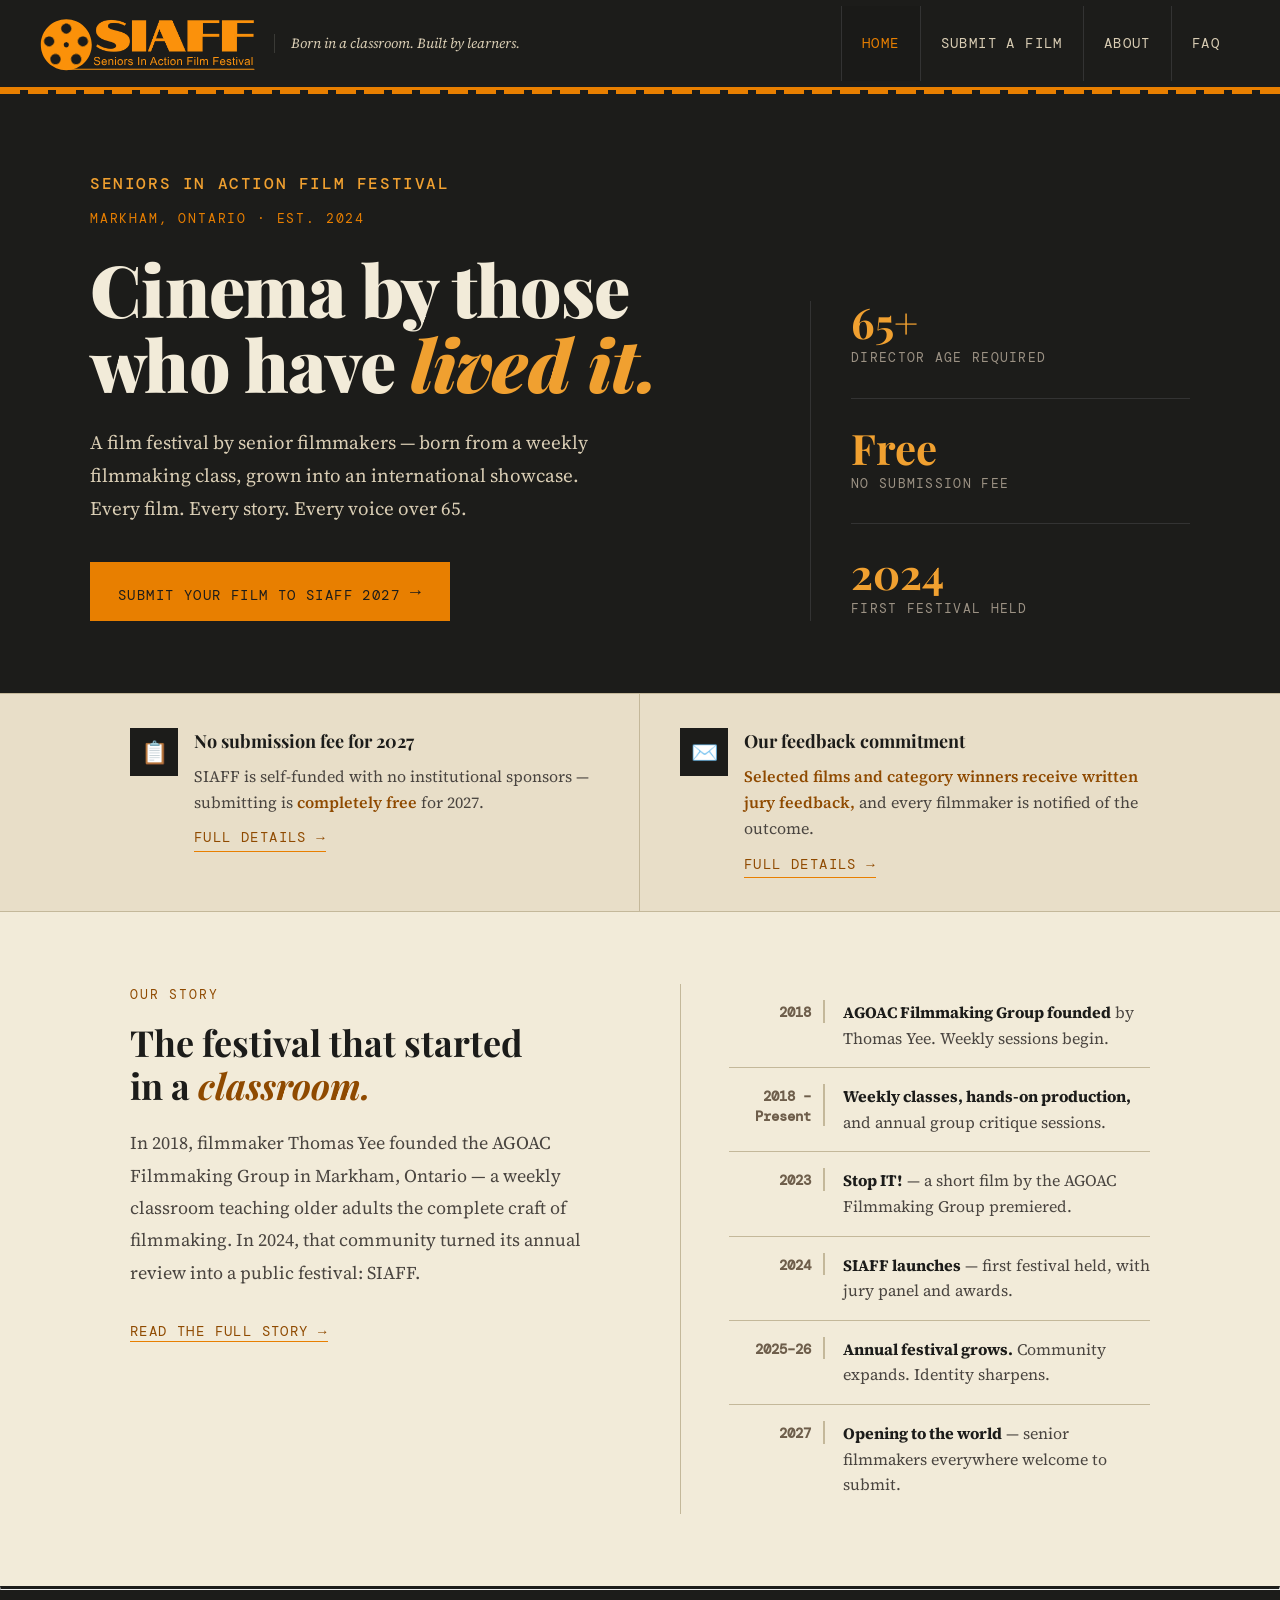
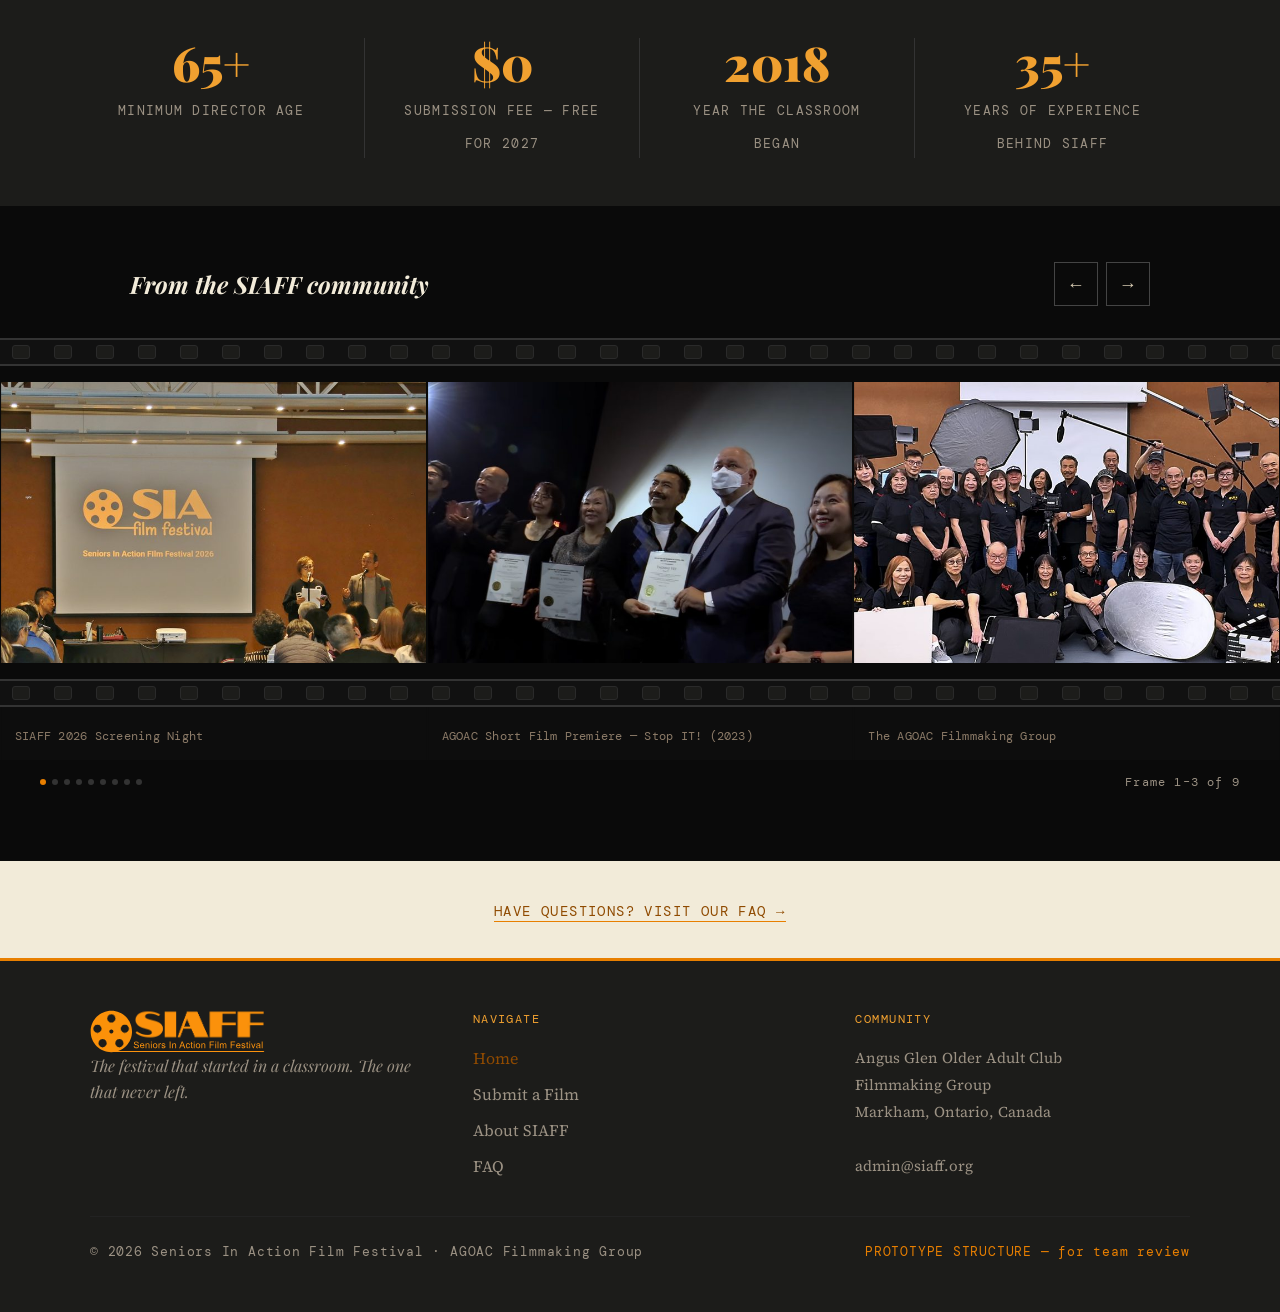
<file: index.html>
<!DOCTYPE html>
<html lang="en">
<head>
<meta charset="UTF-8">
<meta name="viewport" content="width=device-width, initial-scale=1.0">
<title>SIAFF — Seniors In Action Film Festival</title>
<link rel="preconnect" href="https://fonts.googleapis.com">
<link href="https://fonts.googleapis.com/css2?family=Playfair+Display:ital,wght@0,400;0,700;0,900;1,400;1,700&family=Source+Serif+4:ital,wght@0,300;0,400;0,600;1,300;1,400&family=DM+Mono:wght@400;500&display=swap" rel="stylesheet">
<link rel="icon" type="image/svg+xml" href="images/favicon.svg">
<link rel="icon" type="image/png" sizes="32x32" href="images/favicon-32.png">
<link rel="icon" type="image/png" sizes="16x16" href="images/favicon-16.png">
<link rel="apple-touch-icon" href="images/apple-touch-icon.png">
<link rel="stylesheet" href="style.css">
</head>
<body>

<nav>
  <div class="nav-brand">
  <a href="index.html" class="nav-logo">
    <img src="images/logo.svg" alt="SIAFF logo" loading="lazy">
  </a>
    <span class="nav-tagline">Born in a classroom. Built by learners.</span>
  </div>

  <button class="nav-toggle" id="navToggle" onclick="toggleNav()" aria-label="Open menu" aria-expanded="false" aria-controls="navLinks">
    <span class="nav-toggle-bar"></span>
    <span class="nav-toggle-bar"></span>
    <span class="nav-toggle-bar"></span>
  </button>

  <ul class="nav-links" id="navLinks">
    <li><a href="index.html" id="nav-home" class="active">Home</a></li>
    <li><a href="submit.html" id="nav-submit">Submit a Film</a></li>
    <li><a href="about.html" id="nav-about">About</a></li>
    <li><a href="faq.html" id="nav-faq">FAQ</a></li>
  </ul>
</nav>


  <!-- Hero -->
  <div class="hero">
    <div class="hero-inner">
      <div>
        <div class="hero-name">Seniors In Action Film Festival</div>
        <div class="hero-tag">Markham, Ontario · Est. 2024</div>
        <h1 class="hero-h1">Cinema by those<br>who have <em>lived it.</em></h1>
        <p class="hero-body">A film festival by senior filmmakers — born from a weekly filmmaking class, grown into an international showcase. Every film. Every story. Every voice over 65.</p>
        <a class="hero-cta" href="submit.html">
          Submit your film to SIAFF 2027 <span class="hero-cta-arrow">→</span>
        </a>
      </div>
      <div class="hero-aside">
        <div class="hero-fact">
          <span class="hero-fact-num">65+</span>
          <span class="hero-fact-label">Director age required</span>
        </div>
        <hr class="hero-divider">
        <div class="hero-fact">
          <span class="hero-fact-num">Free</span>
          <span class="hero-fact-label">No submission fee</span>
        </div>
        <hr class="hero-divider">
        <div class="hero-fact">
          <span class="hero-fact-num">2024</span>
          <span class="hero-fact-label">First festival held</span>
        </div>
      </div>
    </div>
  </div>

  <!-- Honest notices -->
  <div class="notices">
    <div class="notices-inner">
      <div class="notice">
        <div class="notice-icon">📋</div>
        <div>
          <div class="notice-title">No submission fee for 2027</div>
          <div class="notice-body">SIAFF is self-funded with no institutional sponsors — submitting is <strong>completely free</strong> for 2027.</div>
          <a class="text-link" href="submit.html#submission-fee">Full details →</a>
        </div>
      </div>
      <div class="notice">
        <div class="notice-icon">✉️</div>
        <div>
          <div class="notice-title">Our feedback commitment</div>
          <div class="notice-body"><strong>Selected films and category winners receive written jury feedback,</strong> and every filmmaker is notified of the outcome.</div>
          <a class="text-link" href="submit.html#filmmaker-feedback">Full details →</a>
        </div>
      </div>
    </div>
  </div>

  <!-- About strip -->
  <div class="about-strip-wrapper">
  <div class="about-strip">
    <div class="about-strip-left">
      <span class="eyebrow">Our story</span>
      <h2 class="about-strip-h2">The festival that started<br>in a <em>classroom.</em></h2>
      <p class="about-strip-body">In 2018, filmmaker Thomas Yee founded the AGOAC Filmmaking Group in Markham, Ontario — a weekly classroom teaching older adults the complete craft of filmmaking. In 2024, that community turned its annual review into a public festival: SIAFF.</p>
      <a class="text-link" href="about.html">Read the full story →</a>
    </div>
    <div class="about-strip-right">
      <div class="milestone-list">
        <div class="milestone">
          <span class="milestone-year">2018</span>
          <span class="milestone-text"><strong>AGOAC Filmmaking Group founded</strong> by Thomas Yee. Weekly sessions begin.</span>
        </div>
        <div class="milestone">
          <span class="milestone-year">2018 – Present</span>
          <span class="milestone-text"><strong>Weekly classes, hands-on production,</strong> and annual group critique sessions.</span>
        </div>
        <div class="milestone">
          <span class="milestone-year">2023</span>
          <span class="milestone-text"><strong>Stop IT!</strong> — a short film by the AGOAC Filmmaking Group premiered.</span>
        </div>
        <div class="milestone">
          <span class="milestone-year">2024</span>
          <span class="milestone-text"><strong>SIAFF launches</strong> — first festival held, with jury panel and awards.</span>
        </div>
        <div class="milestone">
          <span class="milestone-year">2025–26</span>
          <span class="milestone-text"><strong>Annual festival grows.</strong> Community expands. Identity sharpens.</span>
        </div>
        <div class="milestone">
          <span class="milestone-year">2027</span>
          <span class="milestone-text"><strong>Opening to the world</strong> — senior filmmakers everywhere welcome to submit.</span>
        </div>
      </div>
    </div>
  </div>
  </div><!-- /about-strip-wrapper -->

  <hr class="rule-heavy">

  <!-- Facts band -->
  <div class="facts-band">
    <div class="facts-inner">
      <div class="fact-item">
        <span class="fact-num">65+</span>
        <span class="fact-label">Minimum director age</span>
      </div>
      <div class="fact-item">
        <span class="fact-num">$0</span>
        <span class="fact-label">Submission fee — free for 2027</span>
      </div>
      <div class="fact-item">
        <span class="fact-num">2018</span>
        <span class="fact-label">Year the classroom began</span>
      </div>
      <div class="fact-item">
        <span class="fact-num">35+</span>
        <span class="fact-label">Years of experience behind SIAFF</span>
      </div>
    </div>
  </div>

</div><!-- /facts-band -->

  <!-- Film strip carousel -->
  <div class="filmstrip-section">
    <div class="filmstrip-label">
      <span class="filmstrip-title">From the SIAFF community</span>
      <div class="filmstrip-controls">
        <button class="filmstrip-btn" onclick="stripPrev()" aria-label="Previous photo">←</button>
        <button class="filmstrip-btn" onclick="stripNext()" aria-label="Next photo">→</button>
      </div>
    </div>

    <div class="strip-track">
      <!-- Sprockets top -->
      <div class="sprockets" id="sprockets-top"></div>

      <!-- Frames -->
      <div class="frames-viewport">
        <div class="frames-track" id="framesTrack">
          <div class="film-frame">
            <div class="film-frame-inner">
              <div class="film-frame-image" style="background:#111;">
                <img src="images/frame-01-siaff-2026-screening-night.jpg" alt="SIAFF 2026 Screening Night" loading="lazy">
              </div>
            </div>
          </div>
          <div class="film-frame">
            <div class="film-frame-inner">
              <div class="film-frame-image" style="background:#111;">
                <img src="images/frame-02-agoac-short-film-premiere-stop-it-2023.jpg" alt="AGOAC Short Film Premiere — Stop IT! (2023)" loading="lazy">
              </div>
            </div>
          </div>
          <div class="film-frame">
            <div class="film-frame-inner">
              <div class="film-frame-image" style="background:#111;">
                <img src="images/frame-03-the-agoac-filmmaking-group.jpg" alt="The AGOAC Filmmaking Group" loading="lazy">
              </div>
            </div>
          </div>
          <div class="film-frame">
            <div class="film-frame-inner">
              <div class="film-frame-image" style="background:#111;">
                <img src="images/frame-04-siaff-award-ceremony.jpg" alt="SIAFF Award Ceremony" loading="lazy">
              </div>
            </div>
          </div>
          <div class="film-frame">
            <div class="film-frame-inner">
              <div class="film-frame-image" style="background:#111;">
                <img src="images/frame-05-siaff-2024-public-screening.jpg" alt="SIAFF 2024 — Public Screening" loading="lazy">
              </div>
            </div>
          </div>
          <div class="film-frame">
            <div class="film-frame-inner">
              <div class="film-frame-image" style="background:#111;">
                <img src="images/frame-06-weekly-filmmaking-class.jpg" alt="Weekly Filmmaking Class" loading="lazy">
              </div>
            </div>
          </div>
          <div class="film-frame">
            <div class="film-frame-inner">
              <div class="film-frame-image" style="background:#111;">
                <img src="images/frame-07-story-development-session.jpg" alt="Story Development Session" loading="lazy">
              </div>
            </div>
          </div>
          <div class="film-frame">
            <div class="film-frame-inner">
              <div class="film-frame-image" style="background:#111;">
                <img src="images/frame-08-on-location-production-day.jpg" alt="On Location — Production Day" loading="lazy">
              </div>
            </div>
          </div>
          <div class="film-frame">
            <div class="film-frame-inner">
              <div class="film-frame-image" style="background:#111;">
                <img src="images/frame-09-on-location-behind-the-scenes.jpg" alt="On Location — Behind the Scenes" loading="lazy">
              </div>
            </div>
          </div>
        </div>
        <!-- Sprockets bottom -->
        <div class="sprockets" id="sprockets-bottom"></div>
      </div>

      <!-- Captions -->
      <div class="captions-viewport">
        <div class="captions-track" id="captionsTrack">
          <div class="frame-caption"><span class="frame-caption-text">SIAFF 2026 Screening Night</span></div>
          <div class="frame-caption"><span class="frame-caption-text">AGOAC Short Film Premiere — Stop IT! (2023)</span></div>
          <div class="frame-caption"><span class="frame-caption-text">The AGOAC Filmmaking Group</span></div>
          <div class="frame-caption"><span class="frame-caption-text">SIAFF Award Ceremony</span></div>
          <div class="frame-caption"><span class="frame-caption-text">SIAFF 2024 — Public Screening</span></div>
          <div class="frame-caption"><span class="frame-caption-text">Weekly Filmmaking Class</span></div>
          <div class="frame-caption"><span class="frame-caption-text">Story Development Session</span></div>
          <div class="frame-caption"><span class="frame-caption-text">On Location — Production Day</span></div>
          <div class="frame-caption"><span class="frame-caption-text">On Location — Behind the Scenes</span></div>
        </div>
      </div>
    </div>

    <div class="strip-counter">
      <div class="counter-dots" id="counterDots"></div>
      <span class="counter-text" id="counterText">Frame 1–3 of 6</span>
    </div>
  </div>

  <div class="faq-link-section">
    <a class="text-link" href="faq.html">Have questions? Visit our FAQ →</a>
  </div>

<footer>
  <div class="footer-inner">
    <div class="footer-brand">
      <img src="images/logo.svg" alt="SIAFF logo" loading="lazy">
      <p class="footer-tagline">The festival that started in a classroom. The one that never left.</p>
    </div>
    <div>
      <div class="footer-col-title">Navigate</div>
      <div class="footer-links">
        <a href="index.html" id="footer-nav-home" class="active">Home</a>
        <a href="submit.html" id="footer-nav-submit">Submit a Film</a>
        <a href="about.html" id="footer-nav-about">About SIAFF</a>
        <a href="faq.html" id="footer-nav-faq">FAQ</a>
      </div>
    </div>
    <div>
      <div class="footer-col-title">Community</div>
      <address class="footer-address">
        <a href="https://www.agoac.ca/ca/main.php" target="_blank">Angus Glen Older Adult Club<br>
        Filmmaking Group</a><br>
        Markham, Ontario, Canada<br>
        <br>
        <a href="mailto:admin@siaff.org">admin@siaff.org</a>
      </address>
    </div>
  </div>
  <div class="footer-bottom">
    <span class="footer-copy">© 2026 Seniors In Action Film Festival · AGOAC Filmmaking Group</span>
    <span class="footer-prototype">PROTOTYPE STRUCTURE — for team review</span>
  </div>
</footer>
<script src="script.js"></script>
</body>
</html>
</file>
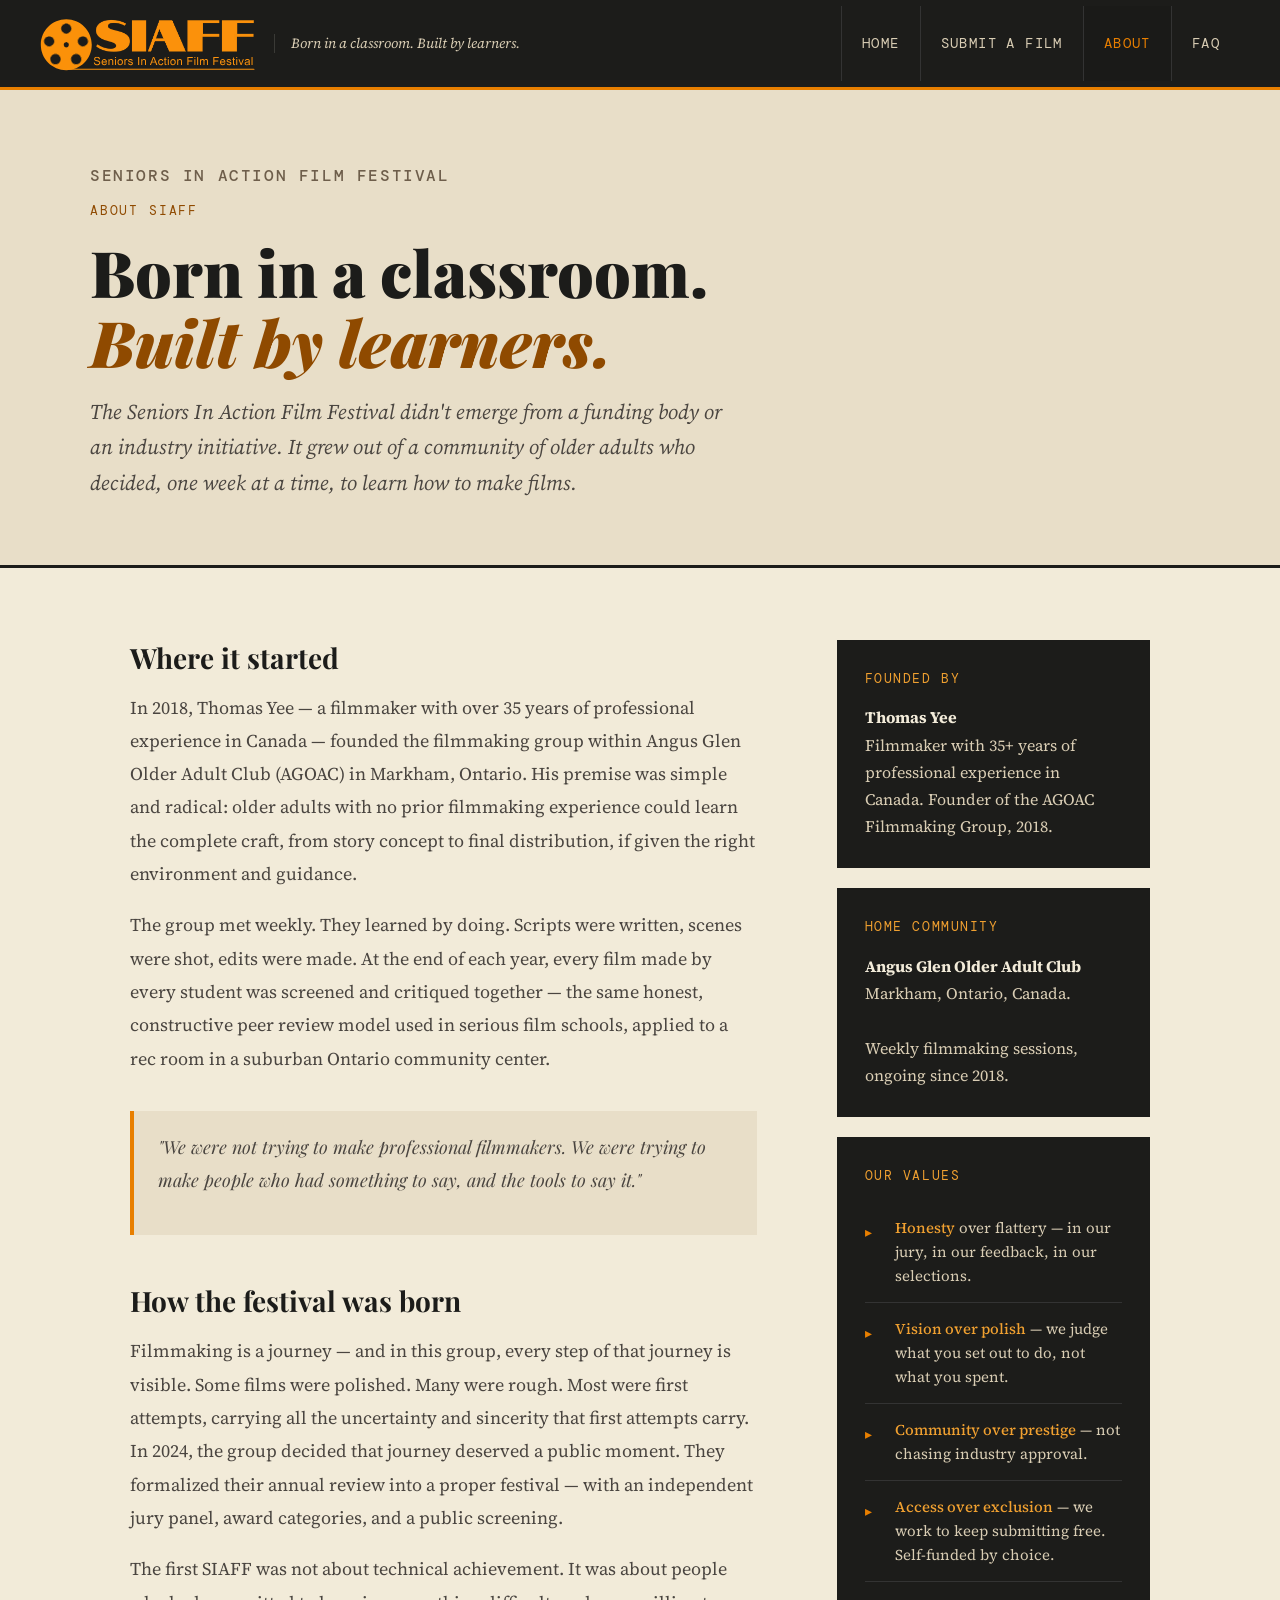
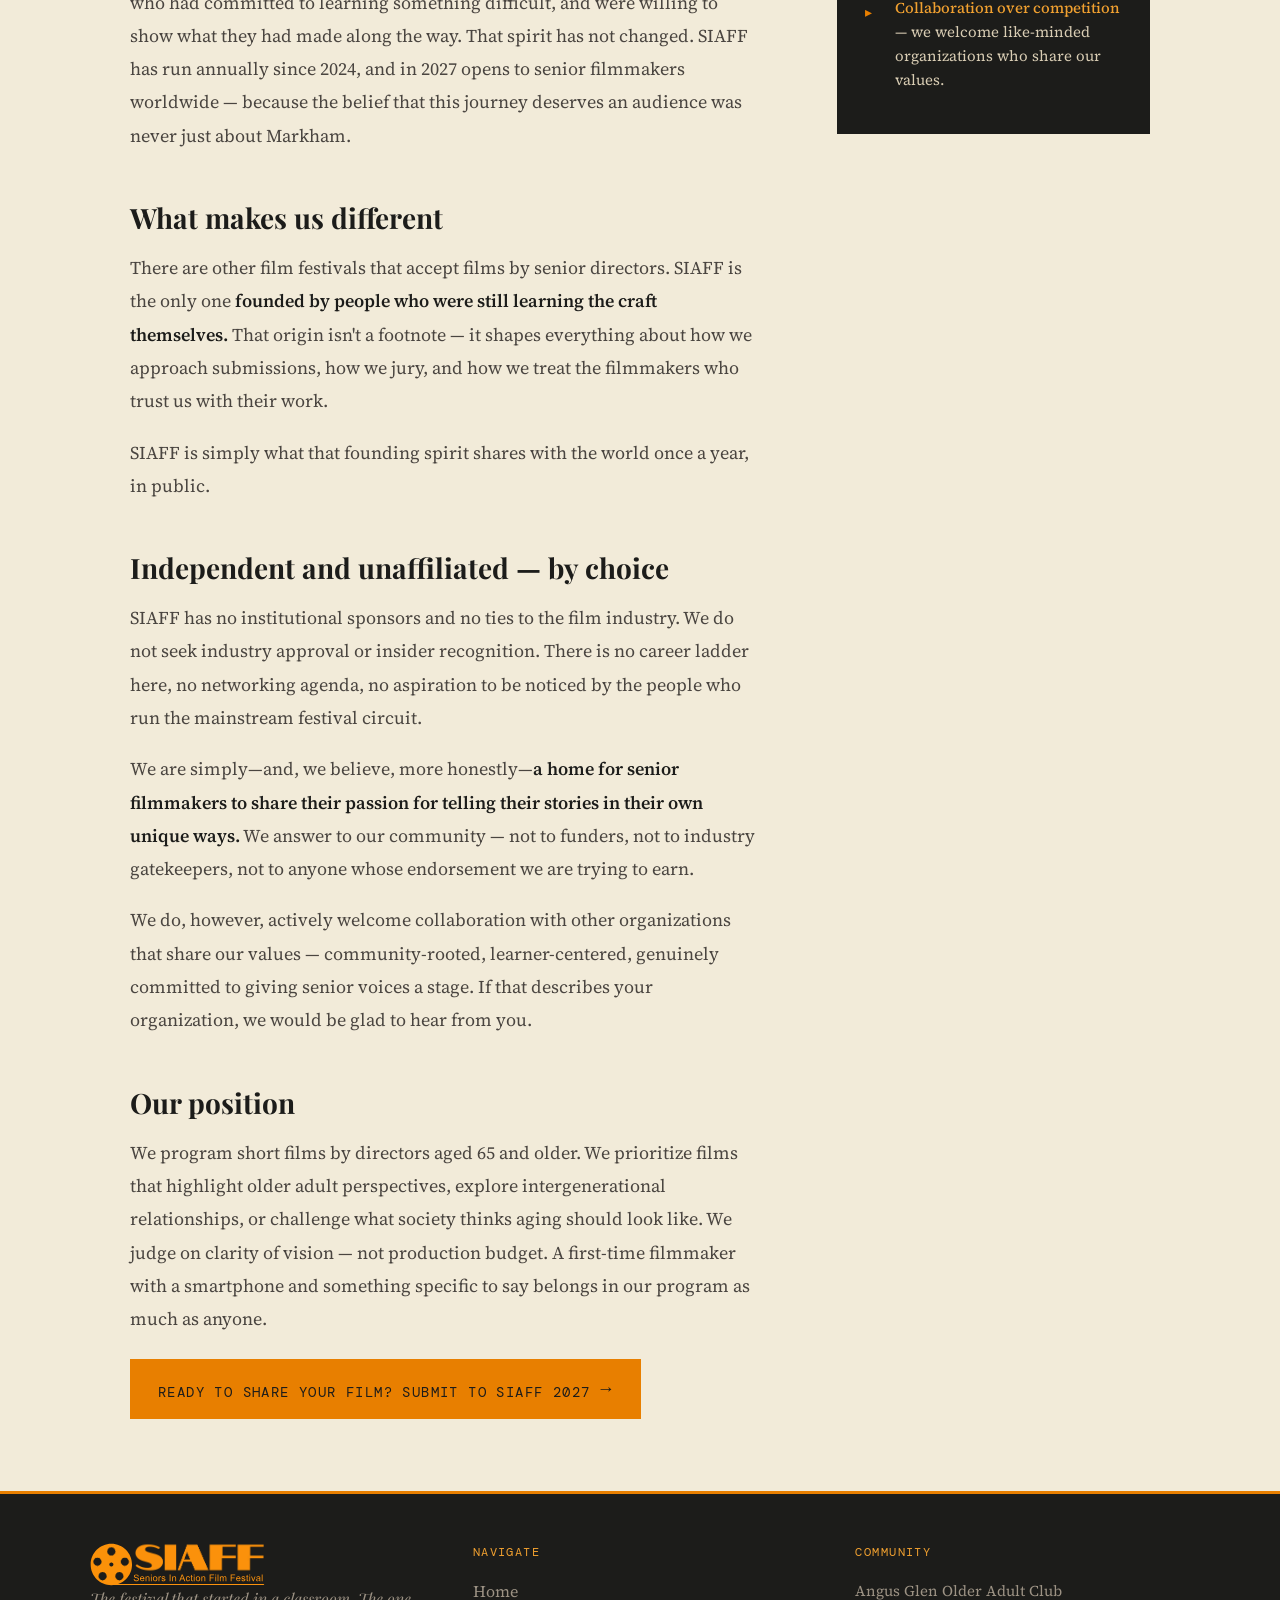
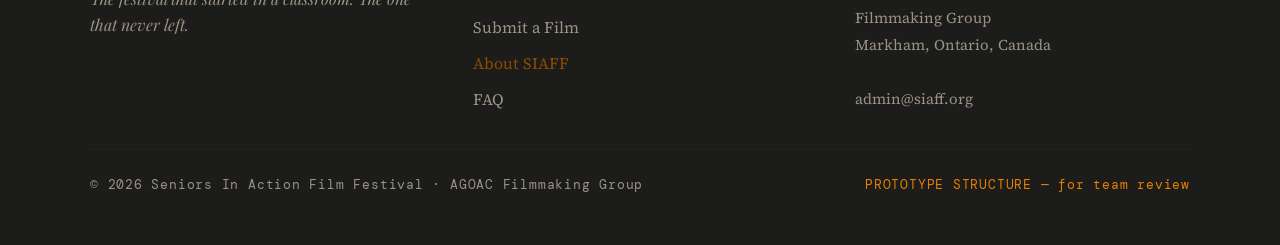
<file: about.html>
<!DOCTYPE html>
<html lang="en">
<head>
<meta charset="UTF-8">
<meta name="viewport" content="width=device-width, initial-scale=1.0">
<title>About — SIAFF</title>
<link rel="preconnect" href="https://fonts.googleapis.com">
<link href="https://fonts.googleapis.com/css2?family=Playfair+Display:ital,wght@0,400;0,700;0,900;1,400;1,700&family=Source+Serif+4:ital,wght@0,300;0,400;0,600;1,300;1,400&family=DM+Mono:wght@400;500&display=swap" rel="stylesheet">
<link rel="icon" type="image/svg+xml" href="images/favicon.svg">
<link rel="icon" type="image/png" sizes="32x32" href="images/favicon-32.png">
<link rel="icon" type="image/png" sizes="16x16" href="images/favicon-16.png">
<link rel="apple-touch-icon" href="images/apple-touch-icon.png">
<link rel="stylesheet" href="style.css">
</head>
<body>

<nav>
  <div class="nav-brand">
  <a href="index.html" class="nav-logo">
    <img src="images/logo.svg" alt="SIAFF logo" loading="lazy">
  </a>
    <span class="nav-tagline">Born in a classroom. Built by learners.</span>
  </div>

  <button class="nav-toggle" id="navToggle" onclick="toggleNav()" aria-label="Open menu" aria-expanded="false" aria-controls="navLinks">
    <span class="nav-toggle-bar"></span>
    <span class="nav-toggle-bar"></span>
    <span class="nav-toggle-bar"></span>
  </button>

  <ul class="nav-links" id="navLinks">
    <li><a href="index.html" id="nav-home">Home</a></li>
    <li><a href="submit.html" id="nav-submit">Submit a Film</a></li>
    <li><a href="about.html" id="nav-about" class="active">About</a></li>
    <li><a href="faq.html" id="nav-faq">FAQ</a></li>
  </ul>
</nav>


  <div class="about-hero">
    <div class="about-hero-inner">
      <div class="hero-name" style="color:var(--muted-text)">Seniors In Action Film Festival</div>
      <span class="eyebrow">About SIAFF</span>
      <h1 class="about-hero-h1">Born in a classroom.<br><em>Built by learners.</em></h1>
      <p class="about-hero-sub">The Seniors In Action Film Festival didn't emerge from a funding body or an industry initiative. It grew out of a community of older adults who decided, one week at a time, to learn how to make films.</p>
    </div>
  </div>

  <div class="about-body">
    <div class="about-prose">

      <h2>Where it started</h2>
      <p>In 2018, Thomas Yee — a filmmaker with over 35 years of professional experience in Canada — founded the filmmaking group within Angus Glen Older Adult Club (AGOAC) in Markham, Ontario. His premise was simple and radical: older adults with no prior filmmaking experience could learn the complete craft, from story concept to final distribution, if given the right environment and guidance.</p>
      <p>The group met weekly. They learned by doing. Scripts were written, scenes were shot, edits were made. At the end of each year, every film made by every student was screened and critiqued together — the same honest, constructive peer review model used in serious film schools, applied to a rec room in a suburban Ontario community center.</p>

      <div class="pullquote">
        <p class="pullquote-text">"We were not trying to make professional filmmakers. We were trying to make people who had something to say, and the tools to say it."</p>
      </div>

      <h2>How the festival was born</h2>
      <p>Filmmaking is a journey — and in this group, every step of that journey is visible. Some films were polished. Many were rough. Most were first attempts, carrying all the uncertainty and sincerity that first attempts carry. In 2024, the group decided that journey deserved a public moment. They formalized their annual review into a proper festival — with an independent jury panel, award categories, and a public screening.</p>
      <p>The first SIAFF was not about technical achievement. It was about people who had committed to learning something difficult, and were willing to show what they had made along the way. That spirit has not changed. SIAFF has run annually since 2024, and in 2027 opens to senior filmmakers worldwide — because the belief that this journey deserves an audience was never just about Markham.</p>

      <h2>What makes us different</h2>
      <p>There are other film festivals that accept films by senior directors. SIAFF is the only one <strong>founded by people who were still learning the craft themselves.</strong> That origin isn't a footnote — it shapes everything about how we approach submissions, how we jury, and how we treat the filmmakers who trust us with their work.</p>
      <p>SIAFF is simply what that founding spirit shares with the world once a year, in public.</p>

      <h2 id="independent-unaffiliated">Independent and unaffiliated — by choice</h2>
      <p>SIAFF has no institutional sponsors and no ties to the film industry. We do not seek industry approval or insider recognition. There is no career ladder here, no networking agenda, no aspiration to be noticed by the people who run the mainstream festival circuit.</p>
      <p>We are simply—and, we believe, more honestly—<strong>a home for senior filmmakers to share their passion for telling their stories in their own unique ways.</strong> We answer to our community — not to funders, not to industry gatekeepers, not to anyone whose endorsement we are trying to earn.</p>
      <p>We do, however, actively welcome collaboration with other organizations that share our values — community-rooted, learner-centered, genuinely committed to giving senior voices a stage. If that describes your organization, we would be glad to hear from you.</p>

      <h2>Our position</h2>
      <p>We program short films by directors aged 65 and older. We prioritize films that highlight older adult perspectives, explore intergenerational relationships, or challenge what society thinks aging should look like. We judge on clarity of vision — not production budget. A first-time filmmaker with a smartphone and something specific to say belongs in our program as much as anyone.</p>

      <div class="section-cta">
        <a class="hero-cta" href="submit.html">Ready to share your film? Submit to SIAFF 2027 <span class="hero-cta-arrow">→</span></a>
      </div>

    </div>

    <div class="about-sidebar">
      <div class="sidebar-card">
        <div class="sidebar-card-title">Founded by</div>
        <div class="sidebar-card-body">
          <strong>Thomas Yee</strong><br>
          Filmmaker with 35+ years of professional experience in Canada. Founder of the AGOAC Filmmaking Group, 2018.
        </div>
      </div>

      <div class="sidebar-card">
        <div class="sidebar-card-title">Home community</div>
        <div class="sidebar-card-body">
          <strong>Angus Glen Older Adult Club</strong><br>
          Markham, Ontario, Canada.<br><br>
          Weekly filmmaking sessions, ongoing since 2018.
        </div>
      </div>

      <div class="sidebar-card">
        <div class="sidebar-card-title">Our values</div>
        <div class="values-list">
          <div class="value-item">
            <span class="value-dot">▸</span>
            <span class="value-text"><strong>Honesty</strong> over flattery — in our jury, in our feedback, in our selections.</span>
          </div>
          <div class="value-item">
            <span class="value-dot">▸</span>
            <span class="value-text"><strong>Vision over polish</strong> — we judge what you set out to do, not what you spent.</span>
          </div>
          <div class="value-item">
            <span class="value-dot">▸</span>
            <span class="value-text"><strong>Community over prestige</strong> — not chasing industry approval.</span>
          </div>
          <div class="value-item">
            <span class="value-dot">▸</span>
            <span class="value-text"><strong>Access over exclusion</strong> — we work to keep submitting free. Self-funded by choice.</span>
          </div>
          <div class="value-item">
            <span class="value-dot">▸</span>
            <span class="value-text"><strong>Collaboration over competition</strong> — we welcome like-minded organizations who share our values.</span>
          </div>
        </div>
      </div>
    </div>
  </div>

<footer>
  <div class="footer-inner">
    <div class="footer-brand">
      <img src="images/logo.svg" alt="SIAFF logo" loading="lazy">
      <p class="footer-tagline">The festival that started in a classroom. The one that never left.</p>
    </div>
    <div>
      <div class="footer-col-title">Navigate</div>
      <div class="footer-links">
        <a href="index.html" id="footer-nav-home">Home</a>
        <a href="submit.html" id="footer-nav-submit">Submit a Film</a>
        <a href="about.html" id="footer-nav-about" class="active">About SIAFF</a>
        <a href="faq.html" id="footer-nav-faq">FAQ</a>
      </div>
    </div>
    <div>
      <div class="footer-col-title">Community</div>
      <address class="footer-address">
        <a href="https://www.agoac.ca/ca/main.php" target="_blank">Angus Glen Older Adult Club<br>
        Filmmaking Group</a><br>
        Markham, Ontario, Canada<br>
        <br>
        <a href="mailto:admin@siaff.org">admin@siaff.org</a>
      </address>
    </div>
  </div>
  <div class="footer-bottom">
    <span class="footer-copy">© 2026 Seniors In Action Film Festival · AGOAC Filmmaking Group</span>
    <span class="footer-prototype">PROTOTYPE STRUCTURE — for team review</span>
  </div>
</footer>
<script src="script.js"></script>
</body>
</html>
</file>
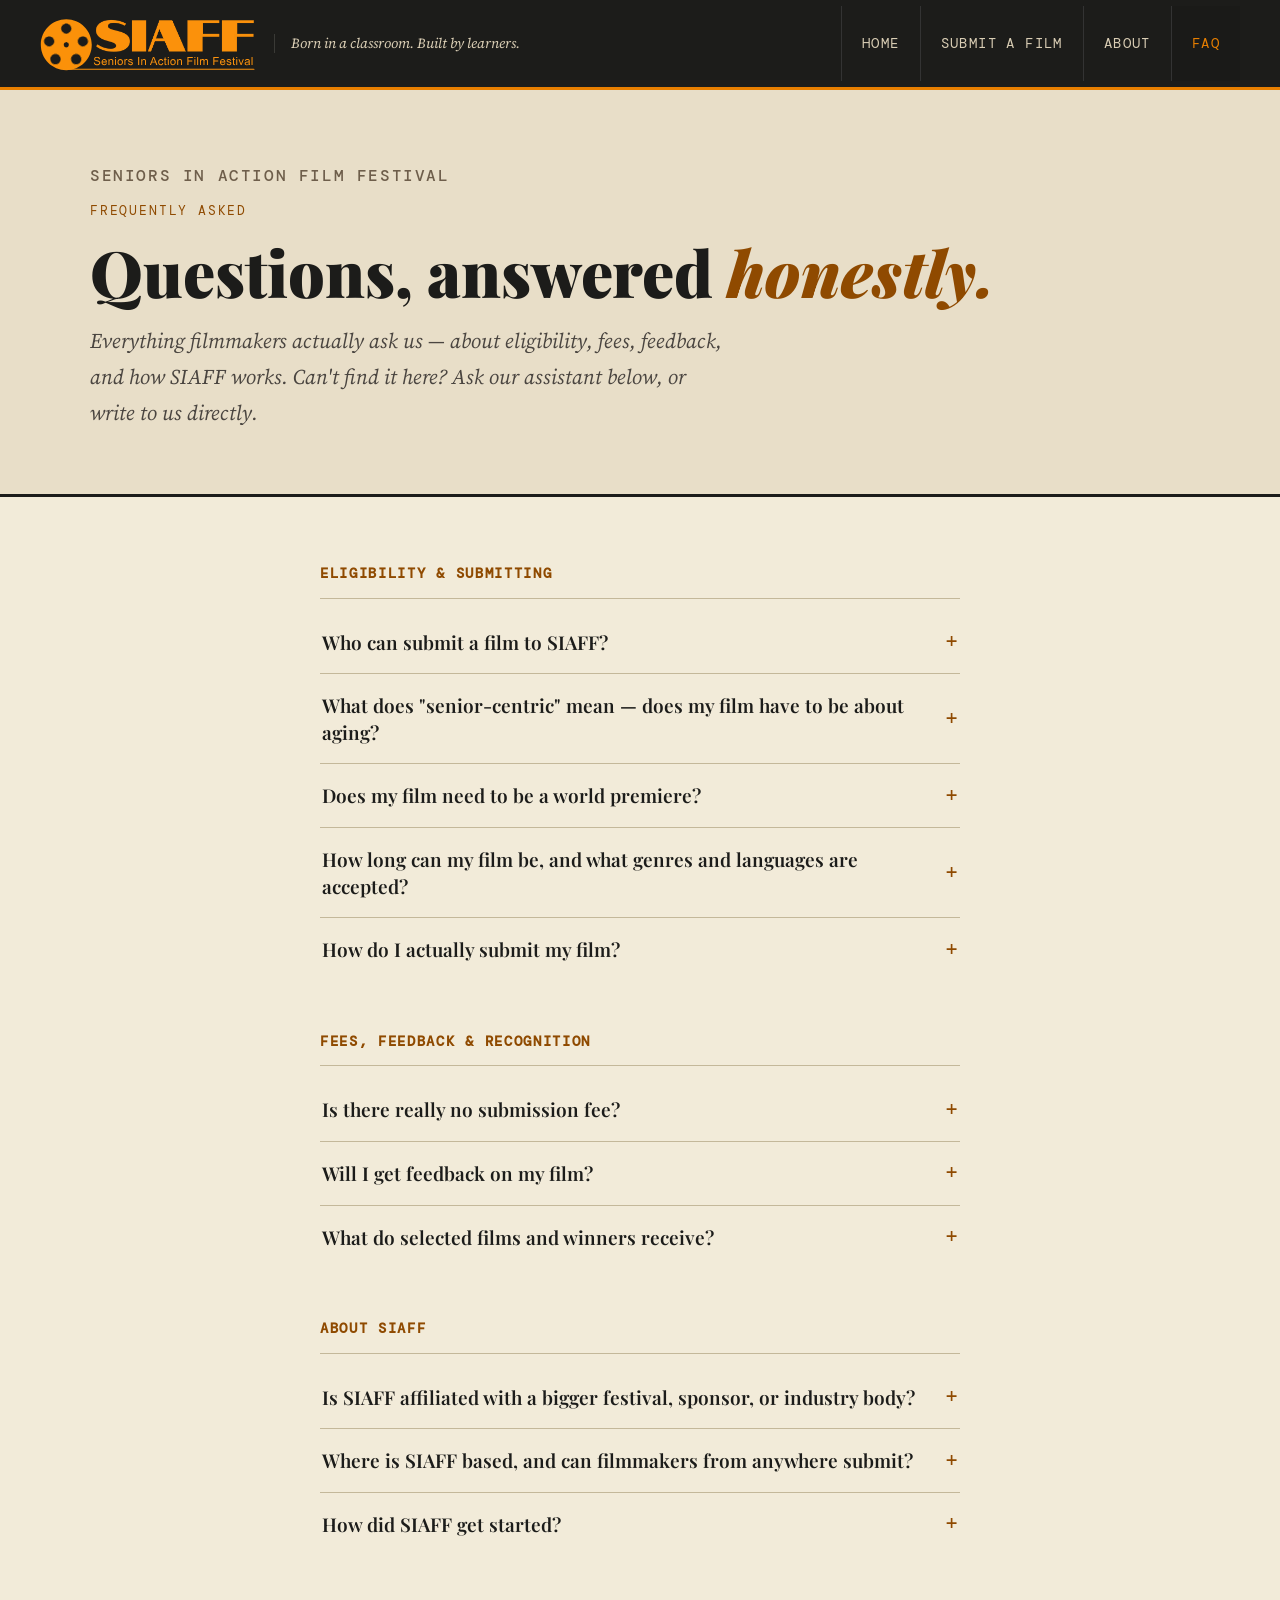
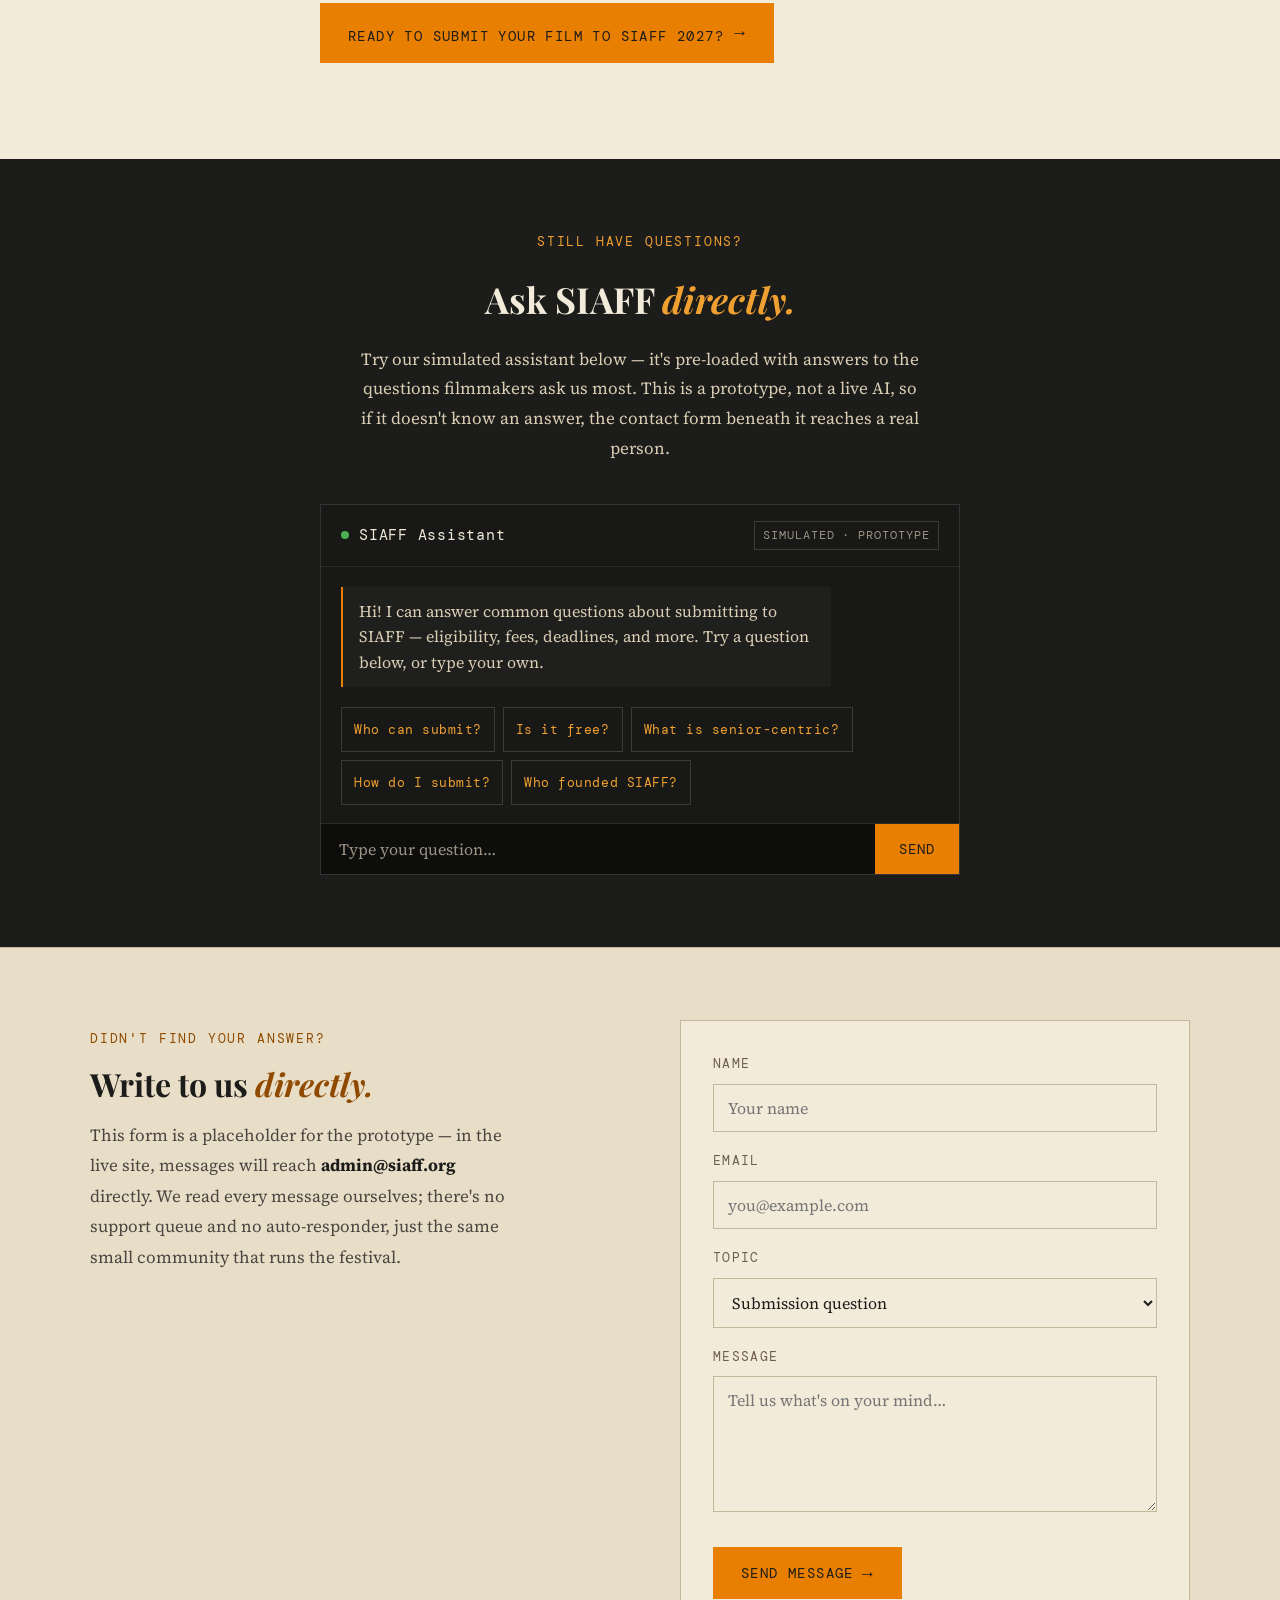
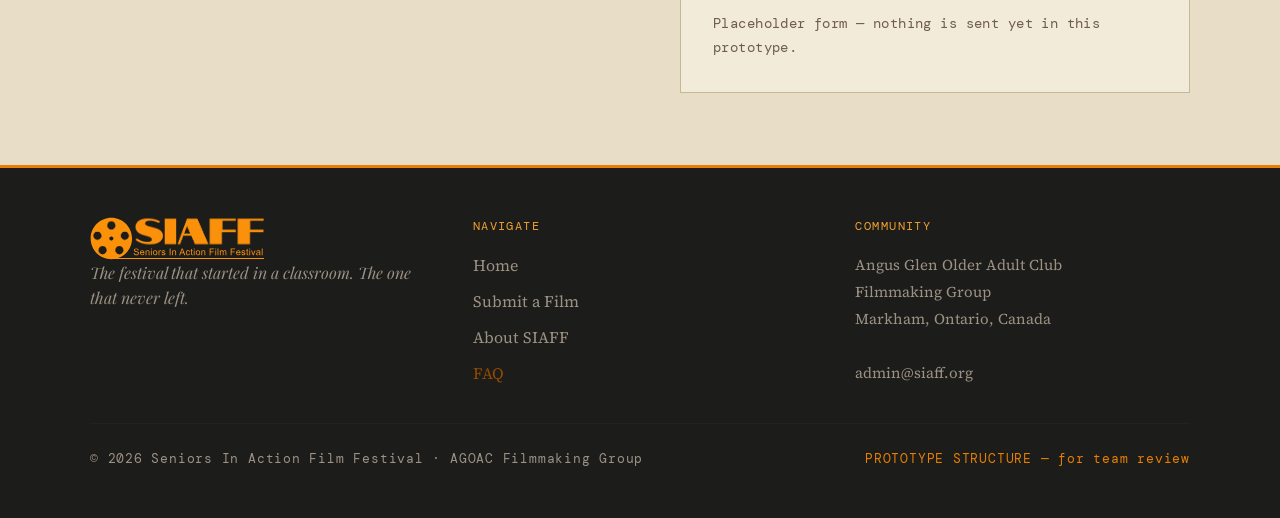
<file: faq.html>
<!DOCTYPE html>
<html lang="en">
<head>
<meta charset="UTF-8">
<meta name="viewport" content="width=device-width, initial-scale=1.0">
<title>FAQ — SIAFF</title>
<link rel="preconnect" href="https://fonts.googleapis.com">
<link href="https://fonts.googleapis.com/css2?family=Playfair+Display:ital,wght@0,400;0,700;0,900;1,400;1,700&family=Source+Serif+4:ital,wght@0,300;0,400;0,600;1,300;1,400&family=DM+Mono:wght@400;500&display=swap" rel="stylesheet">
<link rel="icon" type="image/svg+xml" href="images/favicon.svg">
<link rel="icon" type="image/png" sizes="32x32" href="images/favicon-32.png">
<link rel="icon" type="image/png" sizes="16x16" href="images/favicon-16.png">
<link rel="apple-touch-icon" href="images/apple-touch-icon.png">
<link rel="stylesheet" href="style.css">
</head>
<body>

<nav>
  <div class="nav-brand">
  <a href="index.html" class="nav-logo">
    <img src="images/logo.svg" alt="SIAFF logo" loading="lazy">
  </a>
    <span class="nav-tagline">Born in a classroom. Built by learners.</span>
  </div>

  <button class="nav-toggle" id="navToggle" onclick="toggleNav()" aria-label="Open menu" aria-expanded="false" aria-controls="navLinks">
    <span class="nav-toggle-bar"></span>
    <span class="nav-toggle-bar"></span>
    <span class="nav-toggle-bar"></span>
  </button>

  <ul class="nav-links" id="navLinks">
    <li><a href="index.html" id="nav-home">Home</a></li>
    <li><a href="submit.html" id="nav-submit">Submit a Film</a></li>
    <li><a href="about.html" id="nav-about">About</a></li>
    <li><a href="faq.html" id="nav-faq" class="active">FAQ</a></li>
  </ul>
</nav>


  <div class="about-hero">
    <div class="about-hero-inner">
      <div class="hero-name" style="color:var(--muted-text)">Seniors In Action Film Festival</div>
      <span class="eyebrow">Frequently asked</span>
      <h1 class="about-hero-h1">Questions, answered <em>honestly.</em></h1>
      <p class="about-hero-sub">Everything filmmakers actually ask us — about eligibility, fees, feedback, and how SIAFF works. Can't find it here? Ask our assistant below, or write to us directly.</p>
    </div>
  </div>

  <div class="section section-narrow faq-body">

    <div class="faq-group">
      <h2 class="faq-group-title">Eligibility &amp; submitting</h2>
      <div class="faq-list">

        <div class="faq-item">
          <button class="faq-question" onclick="toggleFaq(this)">
            <span class="faq-question-text">Who can submit a film to SIAFF?</span>
            <span class="faq-toggle">+</span>
          </button>
          <div class="faq-answer"><p>Any director aged 65 or older at the time of submission — that's our only hard eligibility rule. No prior festival experience, no professional credentials, no minimum budget required. In the case of co-direction, the lead director must meet this requirement.</p></div>
        </div>

        <div class="faq-item">
          <button class="faq-question" onclick="toggleFaq(this)">
            <span class="faq-question-text">What does "senior-centric" mean — does my film have to be about aging?</span>
            <span class="faq-toggle">+</span>
          </button>
          <div class="faq-answer"><p>Not strictly. We give priority to films that highlight older adult perspectives, explore intergenerational relationships, or challenge stereotypes of aging — but this isn't a disqualifying requirement. See the full breakdown of each category on our <a href="submit.html#senior-centric-categories">Submit page</a>. A film whose only connection to senior experience is the director's age is unlikely to be selected, though. Not sure if yours qualifies? Submit anyway and explain the connection in your director's statement.</p></div>
        </div>

        <div class="faq-item">
          <button class="faq-question" onclick="toggleFaq(this)">
            <span class="faq-question-text">Does my film need to be a world premiere?</span>
            <span class="faq-toggle">+</span>
          </button>
          <div class="faq-answer"><p>No. Films that have already screened elsewhere — including at other festivals — are welcome at SIAFF.</p></div>
        </div>

        <div class="faq-item">
          <button class="faq-question" onclick="toggleFaq(this)">
            <span class="faq-question-text">How long can my film be, and what genres and languages are accepted?</span>
            <span class="faq-toggle">+</span>
          </button>
          <div class="faq-answer"><p>Maximum runtime is 30 minutes including credits. Any genre. Any language, as long as non-English films include English subtitles.</p></div>
        </div>

        <div class="faq-item">
          <button class="faq-question" onclick="toggleFaq(this)">
            <span class="faq-question-text">How do I actually submit my film?</span>
            <span class="faq-toggle">+</span>
          </button>
          <div class="faq-answer"><p>Through FilmFreeWay, the industry-standard festival submission platform. Create a free filmmaker account, complete your film's profile, and submit to SIAFF — the process takes about 20 minutes. See the <a href="submit.html#submission-deadlines">Submit page</a> for this year's deadlines.</p></div>
        </div>

      </div>
    </div>

    <div class="faq-group">
      <h2 class="faq-group-title">Fees, feedback &amp; recognition</h2>
      <div class="faq-list">

        <div class="faq-item">
          <button class="faq-question" onclick="toggleFaq(this)">
            <span class="faq-question-text">Is there really no submission fee?</span>
            <span class="faq-toggle">+</span>
          </button>
          <div class="faq-answer"><p>Really. SIAFF is self-funded with no institutional sponsors or industry ties, and submitting has always been free — including for 2027.</p></div>
        </div>

        <div class="faq-item">
          <button class="faq-question" onclick="toggleFaq(this)">
            <span class="faq-question-text">Will I get feedback on my film?</span>
            <span class="faq-toggle">+</span>
          </button>
          <div class="faq-answer"><p>Selected films and category winners receive written jury feedback, and every filmmaker who submits is notified of the outcome. We believe the act of making a film deserves acknowledgement — not silence. As we grow, so will our feedback capacity for every entrant.</p></div>
        </div>

        <div class="faq-item">
          <button class="faq-question" onclick="toggleFaq(this)">
            <span class="faq-question-text">What do selected films and winners receive?</span>
            <span class="faq-toggle">+</span>
          </button>
          <div class="faq-answer"><p>Selected films receive a digital laurel to display freely on posters, websites, and social media. Category winners receive their own distinct laurel recognizing the award.</p></div>
        </div>

      </div>
    </div>

    <div class="faq-group">
      <h2 class="faq-group-title">About SIAFF</h2>
      <div class="faq-list">

        <div class="faq-item">
          <button class="faq-question" onclick="toggleFaq(this)">
            <span class="faq-question-text">Is SIAFF affiliated with a bigger festival, sponsor, or industry body?</span>
            <span class="faq-toggle">+</span>
          </button>
          <div class="faq-answer"><p>No — by choice. SIAFF has no institutional sponsors and no ties to the film industry. We're run by the AGOAC Filmmaking Group, a community of senior filmmakers in Markham, Ontario. We do welcome collaboration with organizations that share our values. Read more about why we've stayed independent on our <a href="about.html#independent-unaffiliated">About page</a>.</p></div>
        </div>

        <div class="faq-item">
          <button class="faq-question" onclick="toggleFaq(this)">
            <span class="faq-question-text">Where is SIAFF based, and can filmmakers from anywhere submit?</span>
            <span class="faq-toggle">+</span>
          </button>
          <div class="faq-answer"><p>SIAFF was founded in Markham, Ontario, Canada, and has run there since 2024. Starting in 2027, we're opening submissions to senior filmmakers worldwide.</p></div>
        </div>

        <div class="faq-item">
          <button class="faq-question" onclick="toggleFaq(this)">
            <span class="faq-question-text">How did SIAFF get started?</span>
            <span class="faq-toggle">+</span>
          </button>
          <div class="faq-answer"><p>In 2018, filmmaker Thomas Yee founded the AGOAC Filmmaking Group in Markham to teach older adults the complete craft of filmmaking. The weekly classroom ran for years before the group decided, in 2024, that the journey deserved a public moment — and SIAFF was born. Read the full story on our <a href="about.html">About page</a>.</p></div>
        </div>

      </div>
    </div>

    <div class="section-cta">
      <a class="hero-cta" href="submit.html">Ready to submit your film to SIAFF 2027? <span class="hero-cta-arrow">→</span></a>
    </div>

  </div>

  <!-- AI chat widget -->
  <div class="chat-section">
    <div class="chat-section-inner">
      <div class="chat-intro">
        <span class="eyebrow" style="color:var(--warm2)">Still have questions?</span>
        <h2 class="chat-intro-h2">Ask SIAFF <em>directly.</em></h2>
        <p class="chat-intro-body">Try our simulated assistant below — it's pre-loaded with answers to the questions filmmakers ask us most. This is a prototype, not a live AI, so if it doesn't know an answer, the contact form beneath it reaches a real person.</p>
      </div>
      <div class="chat-widget">
        <div class="chat-header">
          <div class="chat-header-dot"></div>
          <span class="chat-header-title">SIAFF Assistant</span>
          <span class="chat-header-badge">Simulated · Prototype</span>
        </div>
        <div class="chat-messages" id="chatMessages">
          <div class="chat-msg bot"><div class="chat-msg-bubble">Hi! I can answer common questions about submitting to SIAFF — eligibility, fees, deadlines, and more. Try a question below, or type your own.</div></div>
        </div>
        <div class="chat-suggestions" id="chatSuggestions">
          <button class="chip" onclick="askChat('Who can submit a film to SIAFF?')">Who can submit?</button>
          <button class="chip" onclick="askChat('Is it free to submit?')">Is it free?</button>
          <button class="chip" onclick="askChat('What does senior-centric mean?')">What is senior-centric?</button>
          <button class="chip" onclick="askChat('How do I submit my film?')">How do I submit?</button>
          <button class="chip" onclick="askChat('Who founded SIAFF?')">Who founded SIAFF?</button>
        </div>
        <div class="chat-input-row">
          <label for="chatInput" class="sr-only">Ask a question about SIAFF</label>
          <input type="text" class="chat-input" id="chatInput" placeholder="Type your question…" onkeydown="if(event.key==='Enter'){sendChat();}">
          <button class="chat-send" onclick="sendChat()">Send</button>
        </div>
      </div>
    </div>
  </div>

  <!-- Contact form placeholder -->
  <div class="contact-section">
    <div class="contact-inner">
      <div class="contact-left">
        <span class="eyebrow">Didn't find your answer?</span>
        <h2 class="contact-h2">Write to us <em>directly.</em></h2>
        <p class="contact-body">This form is a placeholder for the prototype — in the live site, messages will reach <strong>admin@siaff.org</strong> directly. We read every message ourselves; there's no support queue and no auto-responder, just the same small community that runs the festival.</p>
      </div>
      <form class="contact-form" id="contactForm" onsubmit="return handleContactSubmit(event)">
        <div class="form-row">
          <label class="form-label" for="cf-name">Name</label>
          <input class="form-input" type="text" id="cf-name" placeholder="Your name" required>
        </div>
        <div class="form-row">
          <label class="form-label" for="cf-email">Email</label>
          <input class="form-input" type="email" id="cf-email" placeholder="you@example.com" required>
        </div>
        <div class="form-row">
          <label class="form-label" for="cf-topic">Topic</label>
          <select class="form-input" id="cf-topic">
            <option>Submission question</option>
            <option>Eligibility question</option>
            <option>Press / media</option>
            <option>Collaboration / partnership</option>
            <option>Something else</option>
          </select>
        </div>
        <div class="form-row">
          <label class="form-label" for="cf-message">Message</label>
          <textarea class="form-input form-textarea" id="cf-message" rows="5" placeholder="Tell us what's on your mind…" required></textarea>
        </div>
        <button class="form-submit" type="submit">Send message <span class="hero-cta-arrow">→</span></button>
        <p class="form-note" id="formNote">Placeholder form — nothing is sent yet in this prototype.</p>
      </form>
    </div>
  </div>

<footer>
  <div class="footer-inner">
    <div class="footer-brand">
      <img src="images/logo.svg" alt="SIAFF logo" loading="lazy">
      <p class="footer-tagline">The festival that started in a classroom. The one that never left.</p>
    </div>
    <div>
      <div class="footer-col-title">Navigate</div>
      <div class="footer-links">
        <a href="index.html" id="footer-nav-home">Home</a>
        <a href="submit.html" id="footer-nav-submit">Submit a Film</a>
        <a href="about.html" id="footer-nav-about">About SIAFF</a>
        <a href="faq.html" id="footer-nav-faq" class="active">FAQ</a>
      </div>
    </div>
    <div>
      <div class="footer-col-title">Community</div>
      <address class="footer-address">
        <a href="https://www.agoac.ca/ca/main.php" target="_blank">Angus Glen Older Adult Club<br>
        Filmmaking Group</a><br>
        Markham, Ontario, Canada<br>
        <br>
        <a href="mailto:admin@siaff.org">admin@siaff.org</a>
      </address>
    </div>
  </div>
  <div class="footer-bottom">
    <span class="footer-copy">© 2026 Seniors In Action Film Festival · AGOAC Filmmaking Group</span>
    <span class="footer-prototype">PROTOTYPE STRUCTURE — for team review</span>
  </div>
</footer>
<script src="script.js"></script>
</body>
</html>
</file>
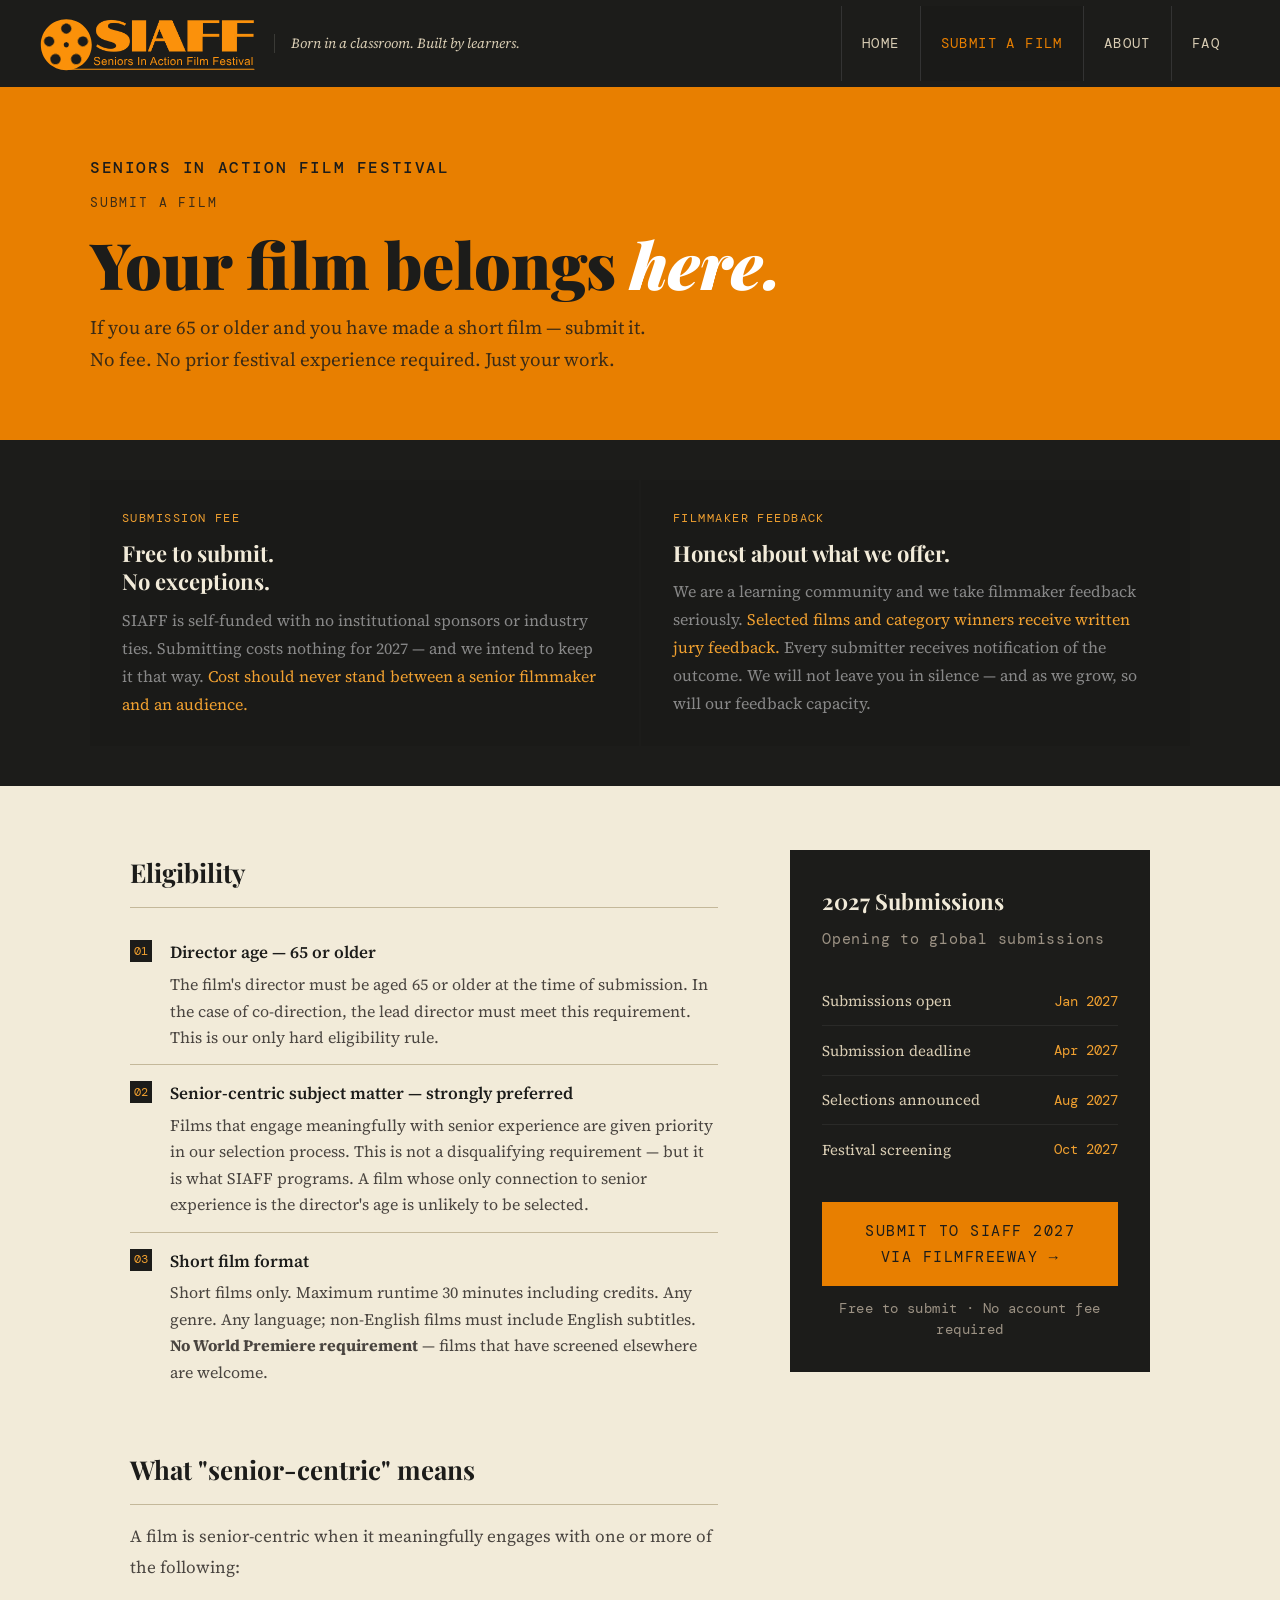
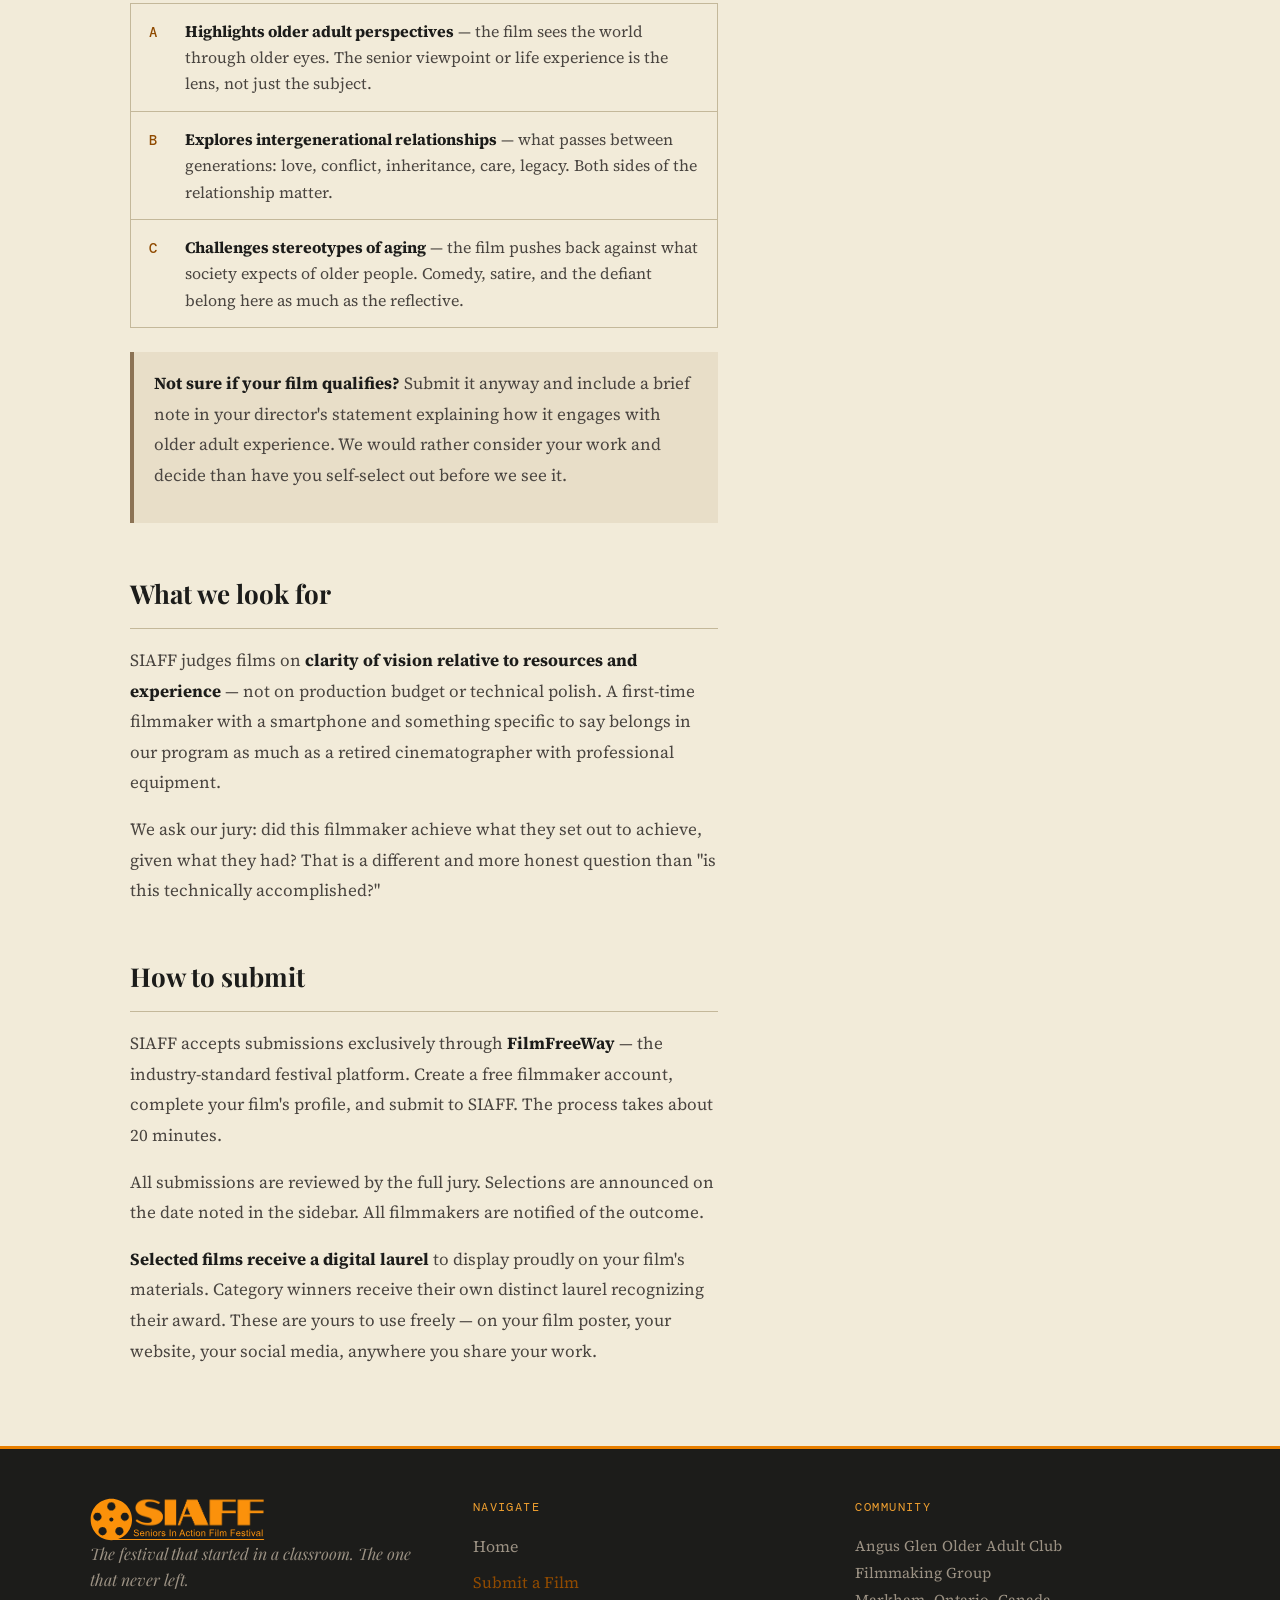
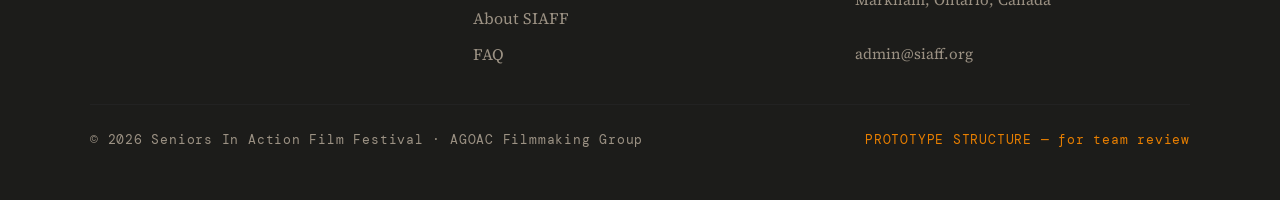
<file: submit.html>
<!DOCTYPE html>
<html lang="en">
<head>
<meta charset="UTF-8">
<meta name="viewport" content="width=device-width, initial-scale=1.0">
<title>Submit a Film — SIAFF</title>
<link rel="preconnect" href="https://fonts.googleapis.com">
<link href="https://fonts.googleapis.com/css2?family=Playfair+Display:ital,wght@0,400;0,700;0,900;1,400;1,700&family=Source+Serif+4:ital,wght@0,300;0,400;0,600;1,300;1,400&family=DM+Mono:wght@400;500&display=swap" rel="stylesheet">
<link rel="icon" type="image/svg+xml" href="images/favicon.svg">
<link rel="icon" type="image/png" sizes="32x32" href="images/favicon-32.png">
<link rel="icon" type="image/png" sizes="16x16" href="images/favicon-16.png">
<link rel="apple-touch-icon" href="images/apple-touch-icon.png">
<link rel="stylesheet" href="style.css">
</head>
<body>

<nav>
  <div class="nav-brand">
  <a href="index.html" class="nav-logo">
    <img src="images/logo.svg" alt="SIAFF logo" loading="lazy">
  </a>
    <span class="nav-tagline">Born in a classroom. Built by learners.</span>
  </div>

  <button class="nav-toggle" id="navToggle" onclick="toggleNav()" aria-label="Open menu" aria-expanded="false" aria-controls="navLinks">
    <span class="nav-toggle-bar"></span>
    <span class="nav-toggle-bar"></span>
    <span class="nav-toggle-bar"></span>
  </button>

  <ul class="nav-links" id="navLinks">
    <li><a href="index.html" id="nav-home">Home</a></li>
    <li><a href="submit.html" id="nav-submit" class="active">Submit a Film</a></li>
    <li><a href="about.html" id="nav-about">About</a></li>
    <li><a href="faq.html" id="nav-faq">FAQ</a></li>
  </ul>
</nav>


  <div class="submit-hero">
    <div class="submit-hero-inner">
      <div class="hero-name" style="color:var(--ink)">Seniors In Action Film Festival</div>
      <span class="eyebrow" style="color:rgba(28,28,26,0.85)">Submit a film</span>
      <h1 class="submit-hero-h1">Your film belongs <em>here.</em></h1>
      <p class="submit-hero-sub">If you are 65 or older and you have made a short film — submit it. No fee. No prior festival experience required. Just your work.</p>
      <a class="submit-hero-fasttrack" href="https://filmfreeway.com" target="_blank">Already familiar with our rules? Submit to SIAFF 2027 now →</a>
    </div>
  </div>

  <!-- Honest notices — front and center -->
  <div class="honest-notices">
    <div class="honest-inner">
      <div class="honest-card" id="submission-fee">
        <div class="honest-card-eye">Submission fee</div>
        <div class="honest-card-title">Free to submit.<br>No exceptions.</div>
        <div class="honest-card-body">SIAFF is self-funded with no institutional sponsors or industry ties. Submitting costs nothing for 2027 — and we intend to keep it that way. <em>Cost should never stand between a senior filmmaker and an audience.</em></div>
      </div>
      <div class="honest-card" id="filmmaker-feedback">
        <div class="honest-card-eye">Filmmaker feedback</div>
        <div class="honest-card-title">Honest about what we offer.</div>
        <div class="honest-card-body">We are a learning community and we take filmmaker feedback seriously. <em>Selected films and category winners receive written jury feedback.</em> Every submitter receives notification of the outcome. We will not leave you in silence — and as we grow, so will our feedback capacity.</div>
      </div>
    </div>
  </div>

  <div class="submit-body">
    <div class="submit-main">

      <h2>Eligibility</h2>

      <div class="criteria-list">
        <div class="criteria-item">
          <div class="criteria-marker">01</div>
          <div class="criteria-content">
            <div class="criteria-title">Director age — 65 or older</div>
            <div class="criteria-body">The film's director must be aged 65 or older at the time of submission. In the case of co-direction, the lead director must meet this requirement. This is our only hard eligibility rule.</div>
          </div>
        </div>
        <div class="criteria-item">
          <div class="criteria-marker">02</div>
          <div class="criteria-content">
            <div class="criteria-title">Senior-centric subject matter — strongly preferred</div>
            <div class="criteria-body">Films that engage meaningfully with senior experience are given priority in our selection process. This is not a disqualifying requirement — but it is what SIAFF programs. A film whose only connection to senior experience is the director's age is unlikely to be selected.</div>
          </div>
        </div>
        <div class="criteria-item">
          <div class="criteria-marker">03</div>
          <div class="criteria-content">
            <div class="criteria-title">Short film format</div>
            <div class="criteria-body">Short films only. Maximum runtime 30 minutes including credits. Any genre. Any language; non-English films must include English subtitles. <strong>No World Premiere requirement</strong> — films that have screened elsewhere are welcome.</div>
          </div>
        </div>
      </div>

      <h2 id="senior-centric-categories">What "senior-centric" means</h2>
      <p>A film is senior-centric when it meaningfully engages with one or more of the following:</p>

      <div class="sc-branches">
        <div class="sc-branch">
          <span class="sc-letter">A</span>
          <span class="sc-text"><strong>Highlights older adult perspectives</strong> — the film sees the world through older eyes. The senior viewpoint or life experience is the lens, not just the subject.</span>
        </div>
        <div class="sc-branch">
          <span class="sc-letter">B</span>
          <span class="sc-text"><strong>Explores intergenerational relationships</strong> — what passes between generations: love, conflict, inheritance, care, legacy. Both sides of the relationship matter.</span>
        </div>
        <div class="sc-branch">
          <span class="sc-letter">C</span>
          <span class="sc-text"><strong>Challenges stereotypes of aging</strong> — the film pushes back against what society expects of older people. Comedy, satire, and the defiant belong here as much as the reflective.</span>
        </div>
      </div>

      <div class="priority-note">
        <p class="priority-note-text"><strong>Not sure if your film qualifies?</strong> Submit it anyway and include a brief note in your director's statement explaining how it engages with older adult experience. We would rather consider your work and decide than have you self-select out before we see it.</p>
      </div>

      <h2>What we look for</h2>
      <p>SIAFF judges films on <strong>clarity of vision relative to resources and experience</strong> — not on production budget or technical polish. A first-time filmmaker with a smartphone and something specific to say belongs in our program as much as a retired cinematographer with professional equipment.</p>
      <p>We ask our jury: did this filmmaker achieve what they set out to achieve, given what they had? That is a different and more honest question than "is this technically accomplished?"</p>

      <h2>How to submit</h2>
      <p>SIAFF accepts submissions exclusively through <strong>FilmFreeWay</strong> — the industry-standard festival platform. Create a free filmmaker account, complete your film's profile, and submit to SIAFF. The process takes about 20 minutes.</p>
      <p>All submissions are reviewed by the full jury. Selections are announced on the date noted in the sidebar. All filmmakers are notified of the outcome.</p>
      <p><strong>Selected films receive a digital laurel</strong> to display proudly on your film's materials. Category winners receive their own distinct laurel recognizing their award. These are yours to use freely — on your film poster, your website, your social media, anywhere you share your work.</p>

    </div>

    <div class="submit-sidebar">
      <span id="submission-deadlines" class="anchor-marker"></span>
      <div class="submit-box">
        <div class="submit-box-title">2027 Submissions</div>
        <div class="submit-box-sub">Opening to global submissions</div>

        <div class="deadline-list">
          <div class="deadline-item">
            <span class="deadline-name">Submissions open</span>
            <span class="deadline-date">Jan 2027</span>
          </div>
          <div class="deadline-item">
            <span class="deadline-name">Submission deadline</span>
            <span class="deadline-date">Apr 2027</span>
          </div>
          <div class="deadline-item">
            <span class="deadline-name">Selections announced</span>
            <span class="deadline-date">Aug 2027</span>
          </div>
          <div class="deadline-item">
            <span class="deadline-name">Festival screening</span>
            <span class="deadline-date">Oct 2027</span>
          </div>
        </div>

        <a class="submit-btn" href="https://filmfreeway.com" target="_blank">
          Submit to SIAFF 2027 via FilmFreeWay →
        </a>
        <p class="submit-note">Free to submit · No account fee required</p>
      </div>
    </div>
  </div>

<footer>
  <div class="footer-inner">
    <div class="footer-brand">
      <img src="images/logo.svg" alt="SIAFF logo" loading="lazy">
      <p class="footer-tagline">The festival that started in a classroom. The one that never left.</p>
    </div>
    <div>
      <div class="footer-col-title">Navigate</div>
      <div class="footer-links">
        <a href="index.html" id="footer-nav-home">Home</a>
        <a href="submit.html" id="footer-nav-submit" class="active">Submit a Film</a>
        <a href="about.html" id="footer-nav-about">About SIAFF</a>
        <a href="faq.html" id="footer-nav-faq">FAQ</a>
      </div>
    </div>
    <div>
      <div class="footer-col-title">Community</div>
      <address class="footer-address">
        <a href="https://www.agoac.ca/ca/main.php" target="_blank">Angus Glen Older Adult Club<br>
        Filmmaking Group</a><br>
        Markham, Ontario, Canada<br>
        <br>
        <a href="mailto:admin@siaff.org">admin@siaff.org</a>
      </address>
    </div>
  </div>
  <div class="footer-bottom">
    <span class="footer-copy">© 2026 Seniors In Action Film Festival · AGOAC Filmmaking Group</span>
    <span class="footer-prototype">PROTOTYPE STRUCTURE — for team review</span>
  </div>
</footer>
<script src="script.js"></script>
</body>
</html>
</file>
<file: style.css>
/* ── RESET & BASE ───────────────────────────────── */
*, *::before, *::after { box-sizing: border-box; margin: 0; padding: 0; }

:root {
  --paper:    #F2EBD9;
  --paper2:   #E8DEC8;
  --paper3:   #D9CDB4;
  --ink:      #1C1C1A;
  --ink2:     #4A4540;
  --ink3:     #8C7B68;
  --red:      #E87F00;
  --red2:     #C46A00;
  --red3:     #8F4A00;
  --footer-text: #9C9284;
  --muted-text: #6E5E4B;
  --warm:     #8C7355;
  --warm2:    #F0A030;
  --rule:     #C4B89A;
  --serif:    'Playfair Display', Georgia, serif;
  --body:     'Source Serif 4', Georgia, serif;
  --mono:     'DM Mono', monospace;
}

html { scroll-behavior: smooth; }

.sr-only {
  position: absolute;
  width: 1px;
  height: 1px;
  padding: 0;
  margin: -1px;
  overflow: hidden;
  clip: rect(0, 0, 0, 0);
  white-space: nowrap;
  border: 0;
}

body {
  font-family: var(--body);
  background: var(--paper);
  color: var(--ink);
  font-size: 19px;
  line-height: 1.75;
  -webkit-font-smoothing: antialiased;
}

/* ── NAVIGATION ─────────────────────────────────── */
nav {
  background: var(--ink);
  padding: 0 40px;
  display: flex;
  align-items: center;
  justify-content: space-between;
  position: sticky;
  top: 0;
  z-index: 100;
  border-bottom: 3px solid var(--red); min-height: 90px;
}

.nav-brand {
  display: flex;
  align-items: center;
  gap: 16px;
  padding: 10px 0;
  min-width: 0;
}

.nav-logo {
  display: flex;
  align-items: center;
  flex-shrink: 0;
}

.nav-logo img {
  height: 54px;
  width: auto;
  display: block;
}

.nav-tagline {
  font-family: var(--body);
  font-style: italic;
  font-size: 14px;
  color: var(--paper3);
  border-left: 1px solid #3a3a36;
  padding-left: 16px;
  line-height: 1.4;
  white-space: nowrap;
  overflow: hidden;
  text-overflow: ellipsis;
  min-width: 0;
  max-width: 460px;
}

.nav-logo-main {
  font-family: var(--mono);
  font-size: 22px;
  font-weight: 500;
  color: var(--paper);
  letter-spacing: 0.12em;
  line-height: 1;
}

.nav-logo-sub {
  font-family: var(--body);
  font-size: 12px;
  color: var(--warm2);
  letter-spacing: 0.08em;
  text-transform: uppercase;
  margin-top: 3px;
}

.nav-toggle {
  display: none;
  flex-direction: column;
  justify-content: center;
  align-items: center;
  gap: 5px;
  width: 44px;
  height: 44px;
  background: transparent;
  border: 1px solid #3a3a36;
  cursor: pointer;
  flex-shrink: 0;
  transition: border-color 0.2s;
}
.nav-toggle:hover { border-color: var(--red); }
.nav-toggle-bar {
  width: 20px;
  height: 2px;
  background: var(--paper3);
  transition: all 0.25s ease;
}
.nav-toggle.open .nav-toggle-bar:nth-child(1) { transform: translateY(7px) rotate(45deg); }
.nav-toggle.open .nav-toggle-bar:nth-child(2) { opacity: 0; }
.nav-toggle.open .nav-toggle-bar:nth-child(3) { transform: translateY(-7px) rotate(-45deg); }

.nav-links {
  display: flex;
  gap: 0;
  list-style: none;
}

.nav-links a {
  display: block;
  padding: 25px 20px;
  font-family: var(--mono);
  font-size: 14px;
  letter-spacing: 0.1em;
  text-transform: uppercase;
  color: var(--paper3);
  text-decoration: none;
  transition: color 0.2s, background 0.2s;
  border-left: 1px solid #333;
}

.nav-links a:hover,
.nav-links a.active {
  color: var(--red);
  background: #1a1a18;
}

/* ── PAGE SYSTEM ────────────────────────────────── */
.page { display: none; }
.page.active { display: block; }

/* ── SECTION UTILITY ────────────────────────────── */
.section { padding: 72px 40px; max-width: 1100px; margin: 0 auto; }
.section-narrow { max-width: 720px; }
.faq-link-section { padding: 32px 40px; max-width: 1100px; margin: 0 auto; text-align: center; }
.rule { border: none; border-top: 1px solid var(--rule); margin: 48px 0; }
.rule-heavy { border-top: 3px solid var(--ink); margin: 0; }
.eyebrow {
  font-family: var(--mono);
  font-size: 13px;
  letter-spacing: 0.14em;
  text-transform: uppercase;
  color: var(--red3);
  margin-bottom: 14px;
  display: block;
}

/* ── HOME — HERO ────────────────────────────────── */
.hero {
  background: var(--ink);
  padding: 80px 40px 72px;
  position: relative;
  overflow: hidden;
}

.hero::before {
  content: '';
  position: absolute;
  top: 0; left: 0; right: 0;
  height: 4px;
  background: repeating-linear-gradient(
    90deg,
    var(--red) 0px,
    var(--red) 20px,
    transparent 20px,
    transparent 28px
  );
}

.hero-inner {
  max-width: 1100px;
  margin: 0 auto;
  display: grid;
  grid-template-columns: 1fr 380px;
  gap: 80px;
  align-items: end;
}

.hero-name {
  font-family: var(--mono);
  font-size: 16px;
  font-weight: 500;
  letter-spacing: 0.1em;
  text-transform: uppercase;
  color: var(--warm2);
  margin-bottom: 10px;
}

.hero-tag {
  font-family: var(--mono);
  font-size: 13px;
  letter-spacing: 0.14em;
  text-transform: uppercase;
  color: var(--red);
  margin-bottom: 20px;
}

.hero-h1 {
  font-family: var(--serif);
  font-size: clamp(42px, 6vw, 72px);
  font-weight: 900;
  color: var(--paper);
  line-height: 1.05;
  letter-spacing: -0.01em;
  margin-bottom: 24px;
}

.hero-h1 em {
  font-style: italic;
  color: var(--warm2);
}

.hero-body {
  font-size: 19px;
  color: var(--paper3);
  line-height: 1.75;
  max-width: 520px;
  margin-bottom: 36px;
}

.hero-cta {
  display: inline-flex;
  align-items: flex-end;
  gap: 10px;
  background: var(--red);
  color: var(--ink);
  padding: 14px 28px;
  font-family: var(--mono);
  font-size: 14px;
  letter-spacing: 0.1em;
  text-transform: uppercase;
  text-decoration: none;
  transition: background 0.2s;
  cursor: pointer;
  border: none;
}

.hero-cta:hover { background: var(--red2); }
.hero-cta-arrow { font-size: 18px; }

.section-cta { margin-top: 24px; }
.section-cta p {
  font-size: 18px;
  color: var(--ink2);
  margin-bottom: 16px;
}

.hero-aside {
  border-left: 1px solid #333;
  padding-left: 40px;
  display: flex;
  flex-direction: column;
  gap: 28px;
}

.hero-fact {
  display: flex;
  flex-direction: column;
  gap: 4px;
}

.hero-fact-num {
  font-family: var(--serif);
  font-size: 42px;
  font-weight: 700;
  color: var(--warm2);
  line-height: 1;
}

.hero-fact-label {
  font-family: var(--mono);
  font-size: 13px;
  letter-spacing: 0.1em;
  text-transform: uppercase;
  color: var(--footer-text);
}

.hero-divider {
  border: none;
  border-top: 1px solid #333;
}

/* ── HOME — NOTICES ─────────────────────────────── */
.notices {
  background: var(--paper2);
  border-top: 1px solid var(--rule);
  border-bottom: 1px solid var(--rule);
}

.notices-inner {
  max-width: 1100px;
  margin: 0 auto;
  padding: 0 40px;
  display: grid;
  grid-template-columns: 1fr 1fr;
}

.notice {
  padding: 32px 0;
  display: grid;
  grid-template-columns: 48px 1fr;
  gap: 16px;
  align-items: start;
}

.notice:first-child {
  border-right: 1px solid var(--rule);
  padding-right: 40px;
}

.notice:last-child {
  padding-left: 40px;
}

.notice-icon {
  width: 48px;
  height: 48px;
  background: var(--ink);
  display: flex;
  align-items: center;
  justify-content: center;
  font-size: 22px;
  flex-shrink: 0;
  margin-top: 2px;
}

.notice-title {
  font-family: var(--serif);
  font-size: 18px;
  font-weight: 700;
  color: var(--ink);
  margin-bottom: 5px;
}

.notice-body {
  font-size: 16px;
  color: var(--ink2);
  line-height: 1.65;
  font-family: var(--body);
}

.notice-body strong { color: var(--red3); font-weight: 600; }

/* ── HOME — FILMSTRIP CAROUSEL ──────────────────── */
.filmstrip-section {
  background: #0a0a0a;
  padding: 56px 0;
  overflow: hidden;
}

.filmstrip-label {
  max-width: 1100px;
  margin: 0 auto 32px;
  padding: 0 40px;
  display: flex;
  align-items: center;
  justify-content: space-between;
}

.filmstrip-title {
  font-family: var(--serif);
  font-size: 24px;
  font-weight: 700;
  color: var(--paper);
  font-style: italic;
}

.filmstrip-controls {
  display: flex;
  gap: 8px;
}

.filmstrip-btn {
  width: 44px;
  height: 44px;
  background: transparent;
  border: 1px solid #444;
  color: var(--paper3);
  font-size: 18px;
  cursor: pointer;
  display: flex;
  align-items: center;
  justify-content: center;
  transition: all 0.2s;
  font-family: var(--mono);
}

.filmstrip-btn:hover {
  background: var(--red);
  border-color: var(--red);
  color: var(--ink);
}

/* The film strip track */
.strip-track {
  position: relative;
  overflow: hidden;
}

/* Sprocket holes top */
.sprockets {
  height: 28px;
  background: #111;
  display: flex;
  align-items: center;
  padding: 0 12px;
  gap: 0;
  border-top: 2px solid #333;
  border-bottom: 2px solid #333;
}

.sprocket-hole {
  width: 18px;
  height: 14px;
  background: var(--ink);
  border-radius: 3px;
  margin-right: 24px;
  border: 1px solid #2a2a2a;
  flex-shrink: 0;
}

/* Frames container */
.frames-viewport {
  overflow: hidden;
  background: #0a0a0a;
  padding-top: 16px;
  touch-action: pan-y;
  cursor: grab;
}

#sprockets-bottom {
  margin-top: 16px;
}

.frames-viewport.dragging {
  cursor: grabbing;
}

.frames-track {
  display: flex;
  gap: 0;
  transition: transform 0.5s cubic-bezier(0.25, 0.1, 0.25, 1);
  user-select: none;
}

.frames-track img {
  -webkit-user-drag: none;
  user-drag: none;
  pointer-events: none;
}

.film-frame {
  flex-shrink: 0;
  width: calc(33.333% - 2px);
  margin: 0 1px;
  position: relative;
  overflow: hidden;
  background: #111;
}

.film-frame-inner {
  width: 100%;
  padding-bottom: 66%;
  position: relative;
  overflow: hidden;
}

.film-frame-image {
  position: absolute;
  inset: 0;
  display: flex;
  align-items: center;
  justify-content: center;
  font-family: var(--mono);
  font-size: 13px;
  color: #444;
  letter-spacing: 0.1em;
  text-align: center;
  background: #111;
  transition: transform 0.4s ease;
}

.film-frame-image img {
  width: 100%;
  height: 100%;
  object-fit: cover;
  display: block;
}

.film-frame:hover .film-frame-image {
  transform: scale(1.03);
}

/* Placeholder frame visuals */
.frame-placeholder {
  width: 100%;
  height: 100%;
  position: absolute;
  inset: 0;
  display: flex;
  flex-direction: column;
  align-items: center;
  justify-content: center;
  gap: 12px;
}

.fp-1 { background: linear-gradient(135deg, #1a1008 0%, #2a1a0a 100%); }
.fp-2 { background: linear-gradient(135deg, #080e1a 0%, #0a1520 100%); }
.fp-3 { background: linear-gradient(135deg, #0a100a 0%, #121a10 100%); }
.fp-4 { background: linear-gradient(135deg, #1a0808 0%, #200a0a 100%); }
.fp-5 { background: linear-gradient(135deg, #100a18 0%, #180e20 100%); }
.fp-6 { background: linear-gradient(135deg, #181008 0%, #221808 100%); }

.fp-icon { font-size: 32px; opacity: 0.4; }
.fp-label {
  font-family: var(--mono);
  font-size: 12px;
  letter-spacing: 0.1em;
  text-transform: uppercase;
  color: #666;
  text-align: center;
  line-height: 1.5;
  padding: 0 16px;
}

/* Captions container -- separate scrolling row below the sprocket
   band, kept in sync with .frames-track's transform by script.js so
   each caption always lines up with its matching photo. */
.captions-viewport {
  overflow: hidden;
  background: #0d0d0d;
}

.captions-track {
  display: flex;
  gap: 0;
  transition: transform 0.5s cubic-bezier(0.25, 0.1, 0.25, 1);
  user-select: none;
}

.frame-caption {
  flex-shrink: 0;
  width: calc(33.333% - 2px);
  margin: 0 1px;
  padding: 10px 14px;
  background: #0d0d0d;
}

.frame-caption-text {
  font-family: var(--mono);
  font-size: 12px;
  color: var(--ink3);
  letter-spacing: 0.02em;
  line-height: 1.35;
}

/* Frame counter */
.strip-counter {
  padding: 12px 40px;
  display: flex;
  align-items: center;
  gap: 12px;
  background: #0a0a0a;
}

.counter-dots {
  display: flex;
  gap: 6px;
}

.counter-dot {
  width: 6px;
  height: 6px;
  border-radius: 50%;
  background: #333;
  transition: background 0.3s;
  cursor: pointer;
}

.counter-dot.active { background: var(--red); }

.counter-text {
  font-family: var(--mono);
  font-size: 12px;
  color: var(--footer-text);
  letter-spacing: 0.1em;
  margin-left: auto;
}

/* ── HOME — ABOUT STRIP ─────────────────────────── */
.about-strip-wrapper {
  background: var(--paper);
  width: 100%;
}

.about-strip {
  padding: 72px 40px;
  max-width: 1100px;
  margin: 0 auto;
  display: grid;
  grid-template-columns: 1fr 1fr;
  gap: 80px;
  align-items: start;
}

.about-strip-left { min-width: 0; }

.about-strip-h2 {
  font-family: var(--serif);
  font-size: 36px;
  font-weight: 700;
  color: var(--ink);
  line-height: 1.2;
  margin-bottom: 20px;
}

.about-strip-h2 em {
  font-style: italic;
  color: var(--red3);
}

.about-strip-body {
  font-size: 18px;
  color: var(--ink2);
  line-height: 1.8;
  margin-bottom: 24px;
}

.text-link {
  font-family: var(--mono);
  font-size: 14px;
  letter-spacing: 0.1em;
  text-transform: uppercase;
  color: var(--red3);
  text-decoration: none;
  cursor: pointer;
  border-bottom: 1px solid var(--red);
  padding-bottom: 1px;
  transition: color 0.2s;
}

.text-link:hover { color: var(--red2); }

.notice .text-link { display: inline-block; margin-top: 10px; }

.about-strip-right {
  border-left: 1px solid var(--rule);
  padding-left: 48px;
  min-width: 0;
}

.milestone-list { display: flex; flex-direction: column; gap: 0; width: 100%; }

.milestone {
  display: grid;
  grid-template-columns: 96px 1fr;
  gap: 0;
  padding: 16px 0;
  border-bottom: 1px solid var(--rule);
  align-items: start;
  width: 100%;
  box-sizing: border-box;
}

.milestone:last-child { border-bottom: none; }

.milestone-year {
  font-family: var(--mono);
  font-size: 14px;
  font-weight: 600;
  color: var(--muted-text);
  padding-top: 3px;
  border-right: 2px solid var(--rule);
  padding-right: 12px;
  text-align: right;
  white-space: normal;
  line-height: 1.4;
  flex-shrink: 0;
}

.milestone-text {
  font-size: 16px;
  color: var(--ink2);
  line-height: 1.6;
  padding-left: 18px;
  display: block;
  min-width: 0;
}

.milestone-text strong { color: var(--ink); font-weight: 700; }

/* ── HOME — QUICK FACTS ─────────────────────────── */
.facts-band {
  background: var(--ink);
  padding: 48px 40px;
}

.facts-inner {
  max-width: 1100px;
  margin: 0 auto;
  display: grid;
  grid-template-columns: repeat(4, 1fr);
  gap: 0;
}

.fact-item {
  padding: 0 32px;
  border-right: 1px solid #333;
  text-align: center;
}

.fact-item:first-child { padding-left: 0; }
.fact-item:last-child { border-right: none; }

.fact-num {
  font-family: var(--serif);
  font-size: 48px;
  font-weight: 900;
  color: var(--warm2);
  line-height: 1;
  margin-bottom: 6px;
  display: block;
}

.fact-label {
  font-family: var(--mono);
  font-size: 13px;
  letter-spacing: 0.1em;
  text-transform: uppercase;
  color: var(--footer-text);
  line-height: 1.5;
}

/* ── ABOUT PAGE ─────────────────────────────────── */
.about-hero {
  background: var(--paper2);
  border-bottom: 3px solid var(--ink);
  padding: 72px 40px 64px;
}

.about-hero-inner {
  max-width: 1100px;
  margin: 0 auto;
}

.about-hero-h1 {
  font-family: var(--serif);
  font-size: clamp(36px, 5vw, 64px);
  font-weight: 900;
  color: var(--ink);
  line-height: 1.1;
  margin-bottom: 16px;
}

.about-hero-h1 em {
  font-style: italic;
  color: var(--red3);
}

.about-hero-sub {
  font-size: 21px;
  color: var(--ink2);
  max-width: 640px;
  line-height: 1.7;
  font-style: italic;
}

/* Two-column layout for About body */
.about-body {
  max-width: 1100px;
  margin: 0 auto;
  padding: 72px 40px;
  display: grid;
  grid-template-columns: 2fr 1fr;
  gap: 80px;
  align-items: start;
}

.about-prose {
  min-width: 0;
}

.about-prose h2 {
  font-family: var(--serif);
  font-size: 28px;
  font-weight: 700;
  color: var(--ink);
  line-height: 1.25;
  margin-bottom: 16px;
  scroll-margin-top: 90px;
  margin-top: 48px;
}

.about-prose h2:first-child { margin-top: 0; }

.about-prose p {
  font-size: 18px;
  color: var(--ink2);
  line-height: 1.85;
  margin-bottom: 18px;
}

.about-prose p em {
  font-style: italic;
  color: var(--ink);
}

.about-prose p strong {
  color: var(--ink);
  font-weight: 600;
}

.pullquote {
  border-left: 4px solid var(--red);
  padding: 20px 24px;
  margin: 36px 0;
  background: var(--paper2);
}

.pullquote-text {
  font-family: var(--serif);
  font-size: 22px;
  font-style: italic;
  color: var(--ink);
  line-height: 1.5;
}

/* About sidebar */
.about-sidebar { min-width: 0; }

.sidebar-card {
  background: var(--ink);
  padding: 28px;
  margin-bottom: 20px;
}

.sidebar-card-title {
  font-family: var(--mono);
  font-size: 13px;
  letter-spacing: 0.12em;
  text-transform: uppercase;
  color: var(--warm2);
  margin-bottom: 14px;
}

.sidebar-card-body {
  font-size: 16px;
  color: var(--paper3);
  line-height: 1.7;
}

.sidebar-card-body strong { color: var(--paper); }

.values-list { display: flex; flex-direction: column; gap: 0; }

.value-item {
  padding: 14px 0;
  border-bottom: 1px solid #333;
  display: grid;
  grid-template-columns: 20px 1fr;
  gap: 10px;
  align-items: start;
}

.value-item:last-child { border-bottom: none; }
.value-dot { color: var(--red); margin-top: 4px; font-size: 14px; }
.value-text { font-size: 15px; color: var(--paper3); line-height: 1.6; }
.value-text strong { color: var(--warm2); font-weight: 500; }

/* ── SUBMIT PAGE ────────────────────────────────── */
.submit-hero {
  background: var(--red);
  padding: 64px 40px;
}

.submit-hero-inner { max-width: 1100px; margin: 0 auto; }

.submit-hero-h1 {
  font-family: var(--serif);
  font-size: clamp(36px, 5vw, 64px);
  font-weight: 900;
  color: var(--ink);
  line-height: 1.1;
  margin-bottom: 12px;
}

/* Intentional contrast exception: this white-on-orange combination measures
   2.81:1, below the 3:1 WCAG AA minimum for large text. Approved by Ken
   as a deliberate stylistic choice, to be reviewed with the team. */
.submit-hero-h1 em {
  font-style: italic;
  color: #FFFFFF;
}

.submit-hero-sub {
  font-size: 19px;
  color: rgba(28, 28, 26, 0.85);
  max-width: 560px;
  line-height: 1.7;
}

/* Fast-track link: mobile/narrow only — desktop relies on the sticky sidebar instead */
.submit-hero-fasttrack {
  display: none;
  font-family: var(--mono);
  font-size: 14px;
  letter-spacing: 0.1em;
  text-transform: uppercase;
  background: var(--ink);
  color: var(--paper);
  padding: 13px 20px;
  text-decoration: none;
  cursor: pointer;
  transition: opacity 0.2s;
}

.submit-hero-fasttrack:hover { opacity: 0.7; }

/* Honest notices — prominent */
.honest-notices {
  background: var(--ink);
  padding: 40px;
}

.honest-inner {
  max-width: 1100px;
  margin: 0 auto;
  display: grid;
  grid-template-columns: 1fr 1fr;
  gap: 2px;
}

.honest-card {
  background: #1a1a18;
  padding: 28px 32px;
  min-width: 0;
  scroll-margin-top: 90px;
}

.honest-card-eye {
  font-family: var(--mono);
  font-size: 12px;
  letter-spacing: 0.12em;
  text-transform: uppercase;
  color: var(--warm2);
  margin-bottom: 10px;
}

.honest-card-title {
  font-family: var(--serif);
  font-size: 22px;
  font-weight: 700;
  color: var(--paper);
  margin-bottom: 10px;
  line-height: 1.3;
}

.honest-card-body {
  font-size: 16px;
  color: #888;
  line-height: 1.75;
}

.honest-card-body em { color: var(--warm2); font-style: normal; }

/* Submit body */
.submit-body {
  max-width: 1100px;
  margin: 0 auto;
  padding: 64px 40px;
  display: grid;
  grid-template-columns: 1fr 360px;
  gap: 72px;
  align-items: stretch;
}

.submit-main {
  min-width: 0;
}

.submit-main h2 {
  font-family: var(--serif);
  font-size: 26px;
  font-weight: 700;
  color: var(--ink);
  margin-bottom: 16px;
  margin-top: 48px;
  scroll-margin-top: 90px;
  padding-bottom: 12px;
  border-bottom: 1px solid var(--rule);
}

.submit-main h2:first-child { margin-top: 0; }

.submit-main p {
  font-size: 17px;
  color: var(--ink2);
  line-height: 1.8;
  margin-bottom: 16px;
}

.submit-main p strong { color: var(--ink); }

/* Criteria list */
.criteria-list { display: flex; flex-direction: column; gap: 0; margin-bottom: 24px; }

.criteria-item {
  display: grid;
  grid-template-columns: 28px 1fr;
  gap: 12px;
  padding: 14px 0;
  border-bottom: 1px solid var(--rule);
  align-items: start;
}

.criteria-item:last-child { border-bottom: none; }

.criteria-marker {
  width: 22px;
  height: 22px;
  background: var(--ink);
  display: flex;
  align-items: center;
  justify-content: center;
  font-family: var(--mono);
  font-size: 12px;
  color: var(--warm2);
  flex-shrink: 0;
  margin-top: 2px;
}

.criteria-content { min-width: 0; }
.criteria-title { font-size: 17px; font-weight: 600; color: var(--ink); margin-bottom: 3px; }
.criteria-body { font-size: 16px; color: var(--ink2); line-height: 1.65; }

/* What senior-centric means */
.sc-branches {
  display: flex;
  flex-direction: column;
  gap: 0;
  border: 1px solid var(--rule);
  margin: 20px 0 24px;
}

.sc-branch {
  padding: 14px 18px;
  border-bottom: 1px solid var(--rule);
  display: grid;
  grid-template-columns: 24px 1fr;
  gap: 12px;
}

.sc-branch:last-child { border-bottom: none; }
.sc-letter {
  font-family: var(--mono);
  font-size: 14px;
  font-weight: 500;
  color: var(--red3);
  padding-top: 2px;
}
.sc-text { font-size: 16px; color: var(--ink2); line-height: 1.65; min-width: 0; }
.sc-text strong { color: var(--ink); }

/* Priority note */
.priority-note {
  background: var(--paper2);
  border-left: 4px solid var(--warm);
  padding: 16px 20px;
  margin: 20px 0;
}

.priority-note-text { font-size: 16px; color: var(--ink2); line-height: 1.7; }
.priority-note-text strong { color: var(--ink); }

/* Submit sidebar */
.submit-sidebar { min-width: 0; }

.submit-box {
  background: var(--ink);
  padding: 32px;
  margin-bottom: 16px;
  position: sticky;
  top: 80px;
}

.anchor-marker {
  display: block;
  scroll-margin-top: 90px;
}

.submit-box-title {
  font-family: var(--serif);
  font-size: 22px;
  font-weight: 700;
  color: var(--paper);
  margin-bottom: 6px;
}

.submit-box-sub {
  font-size: 15px;
  color: var(--footer-text);
  margin-bottom: 24px;
  font-family: var(--mono);
  letter-spacing: 0.05em;
}

.deadline-list { display: flex; flex-direction: column; gap: 0; margin-bottom: 28px; }

.deadline-item {
  display: grid;
  grid-template-columns: 1fr auto;
  gap: 12px;
  padding: 12px 0;
  border-bottom: 1px solid #2a2a28;
  align-items: center;
}

.deadline-item:last-child { border-bottom: none; }

.deadline-name {
  font-size: 15px;
  color: var(--paper3);
  line-height: 1.4;
  min-width: 0;
}

.deadline-date {
  font-family: var(--mono);
  font-size: 14px;
  color: var(--warm2);
  white-space: nowrap;
}

.submit-btn {
  display: block;
  width: 100%;
  background: var(--red);
  color: var(--ink);
  padding: 16px 24px;
  font-family: var(--mono);
  font-size: 15px;
  letter-spacing: 0.1em;
  text-transform: uppercase;
  text-align: center;
  text-decoration: none;
  cursor: pointer;
  border: none;
  transition: background 0.2s;
  margin-bottom: 12px;
}

.submit-btn:hover { background: var(--red2); }

.submit-note {
  font-size: 14px;
  color: var(--footer-text);
  text-align: center;
  line-height: 1.5;
  font-family: var(--mono);
  letter-spacing: 0.03em;
}

/* ── FOOTER ─────────────────────────────────────── */
footer {
  background: var(--ink);
  border-top: 3px solid var(--red);
  padding: 48px 40px;
}

.footer-inner {
  max-width: 1100px;
  margin: 0 auto;
  display: grid;
  grid-template-columns: 1fr 1fr 1fr;
  gap: 48px;
}

.footer-brand {}

.footer-brand img {
  height: 44px;
  width: auto;
  display: block;
}

.footer-logo {
  font-family: var(--mono);
  font-size: 24px;
  font-weight: 500;
  color: var(--paper);
  letter-spacing: 0.12em;
  margin-bottom: 4px;
}

.footer-logo-sub {
  font-family: var(--body);
  font-size: 13px;
  color: var(--ink3);
  letter-spacing: 0.06em;
  text-transform: uppercase;
  margin-bottom: 16px;
}

.footer-tagline {
  font-family: var(--serif);
  font-size: 16px;
  font-style: italic;
  color: var(--footer-text);
  line-height: 1.6;
}

.footer-col-title {
  font-family: var(--mono);
  font-size: 12px;
  letter-spacing: 0.12em;
  text-transform: uppercase;
  color: var(--warm2);
  margin-bottom: 14px;
}

.footer-links { display: flex; flex-direction: column; gap: 8px; }

.footer-links a {
  font-size: 16px;
  color: var(--footer-text);
  text-decoration: none;
  transition: color 0.2s;
  cursor: pointer;
}

.footer-links a:hover { color: var(--paper3); }
.footer-links a.active { color: var(--red3); }

.footer-address {
  font-size: 15px;
  color: var(--footer-text);
  line-height: 1.8;
  font-style: normal;
}

.footer-address a {
  color: var(--footer-text);
  text-decoration: none;
  transition: color 0.2s;
}
.footer-address a:hover { color: var(--paper3); }
.footer-address a:focus-visible {
  outline: 2px solid var(--red3);
  outline-offset: 2px;
}

.footer-bottom {
  max-width: 1100px;
  margin: 36px auto 0;
  padding-top: 24px;
  border-top: 1px solid #222;
  display: flex;
  justify-content: space-between;
  align-items: center;
}

.footer-copy {
  font-family: var(--mono);
  font-size: 13px;
  color: var(--footer-text);
  letter-spacing: 0.06em;
}

.footer-prototype {
  font-family: var(--mono);
  font-size: 13px;
  color: var(--red);
  letter-spacing: 0.06em;
}

/* ── RESPONSIVE ─────────────────────────────────── */
@media (max-width: 900px) {
  nav { padding: 0 20px; }
  .hero { padding: 56px 20px 48px; }
  .hero-inner { grid-template-columns: 1fr; gap: 40px; }
  .hero-aside { border-left: none; border-top: 1px solid #333; padding-left: 0; padding-top: 32px; flex-direction: row; flex-wrap: wrap; gap: 24px; }
  .notices-inner { grid-template-columns: 1fr; }
  .notice:first-child { border-right: none; border-bottom: 1px solid var(--rule); padding-right: 0; }
  .notice:last-child { padding-left: 0; }
  .about-strip-wrapper { background: var(--paper); } .about-strip { grid-template-columns: 1fr; gap: 40px; padding: 48px 40px; }
  .about-strip-right { border-left: none; padding-left: 0; border-top: 1px solid var(--rule); padding-top: 32px; }
  .facts-band { padding: 32px 40px; }
  .facts-inner { grid-template-columns: 1fr 1fr; gap: 24px; }
  .fact-item { border-right: none; padding: 0; text-align: left; }
  .about-body { grid-template-columns: 1fr; gap: 40px; }
  .submit-body { grid-template-columns: 1fr; gap: 40px; }
  .submit-box { position: static; }
  .honest-inner { grid-template-columns: 1fr; }
  .footer-inner { grid-template-columns: 1fr; gap: 32px; }
  .footer-bottom { flex-direction: column; gap: 8px; text-align: center; }
  .filmstrip-section { padding: 40px 0; }
  .film-frame { width: calc(50% - 2px); }
  .frame-caption { width: calc(50% - 2px); }
  .section { padding: 48px 20px; }
  .about-hero { padding: 48px 20px 40px; }
  .submit-hero { padding: 48px 20px; }
  .submit-hero-fasttrack { display: inline-block; margin-top: 20px; }
}

/* ── FAQ PAGE ───────────────────────────────────── */
.faq-body { padding-top: 64px; }
.faq-group { margin-bottom: 48px; }
.faq-group:last-child { margin-bottom: 0; }
.faq-group-title {
  font-family: var(--mono);
  font-size: 14px;
  letter-spacing: 0.12em;
  text-transform: uppercase;
  color: var(--red3);
  margin-bottom: 12px;
  padding-bottom: 12px;
  border-bottom: 1px solid var(--rule);
}
.faq-list { display: flex; flex-direction: column; }
.faq-item { border-bottom: 1px solid var(--rule); }
.faq-item:last-child { border-bottom: none; }
.faq-question {
  width: 100%;
  display: flex;
  align-items: center;
  justify-content: space-between;
  gap: 16px;
  background: none;
  border: none;
  padding: 18px 2px;
  cursor: pointer;
  text-align: left;
  font-family: var(--serif);
  font-size: 19px;
  font-weight: 600;
  color: var(--ink);
  transition: color 0.2s;
}
.faq-question:hover { color: var(--red3); }
.faq-question-text { line-height: 1.4; }
.faq-toggle {
  font-family: var(--mono);
  font-size: 22px;
  font-weight: 400;
  color: var(--red3);
  flex-shrink: 0;
  transition: transform 0.25s ease;
  line-height: 1;
}
.faq-item.open .faq-toggle { transform: rotate(45deg); }
.faq-answer {
  max-height: 0;
  overflow: hidden;
  transition: max-height 0.3s ease;
}
.faq-item.open .faq-answer { max-height: 300px; }
.faq-answer p {
  font-size: 17px;
  color: var(--ink2);
  line-height: 1.75;
  padding: 0 2px 20px;
  max-width: 640px;
}
.faq-answer a {
  color: var(--red3);
  text-decoration: underline;
  text-underline-offset: 2px;
}
.faq-answer a:hover { color: var(--red2); }

/* ── FAQ — AI CHAT WIDGET ───────────────────────── */
.chat-section {
  background: var(--ink);
  padding: 72px 40px;
  margin-top: 24px;
}
.chat-section-inner { max-width: 900px; margin: 0 auto; }
.chat-intro { text-align: center; margin-bottom: 40px; }
.chat-intro-h2 {
  font-family: var(--serif);
  font-size: clamp(28px, 3.5vw, 36px);
  font-weight: 700;
  color: var(--paper);
  margin-bottom: 14px;
}
.chat-intro-h2 em { font-style: italic; color: var(--warm2); }
.chat-intro-body {
  font-size: 17px;
  color: var(--paper3);
  max-width: 560px;
  margin: 0 auto;
  line-height: 1.75;
}
.chat-widget {
  background: #17171799;
  border: 1px solid #333;
  max-width: 640px;
  margin: 0 auto;
}
.chat-header {
  display: flex;
  align-items: center;
  gap: 10px;
  padding: 16px 20px;
  border-bottom: 1px solid #2a2a28;
}
.chat-header-dot {
  width: 8px;
  height: 8px;
  border-radius: 50%;
  background: #4CAF50;
  flex-shrink: 0;
}
.chat-header-title {
  font-family: var(--mono);
  font-size: 15px;
  color: var(--paper);
  letter-spacing: 0.05em;
}
.chat-header-badge {
  margin-left: auto;
  font-family: var(--mono);
  font-size: 12px;
  letter-spacing: 0.08em;
  text-transform: uppercase;
  color: var(--footer-text);
  border: 1px solid #3a3a36;
  padding: 3px 8px;
}
.chat-messages {
  padding: 20px;
  display: flex;
  flex-direction: column;
  gap: 14px;
  max-height: 340px;
  overflow-y: auto;
}
.chat-msg { display: flex; }
.chat-msg.user { justify-content: flex-end; }
.chat-msg-bubble {
  max-width: 82%;
  padding: 12px 16px;
  font-size: 16px;
  line-height: 1.6;
}
.chat-msg.bot .chat-msg-bubble {
  background: #1f1f1d;
  color: var(--paper3);
  border-left: 2px solid var(--red);
}
.chat-msg.user .chat-msg-bubble {
  background: var(--red);
  color: var(--ink);
}
.chat-suggestions {
  display: flex;
  flex-wrap: wrap;
  gap: 8px;
  padding: 0 20px 18px;
}
.chip {
  font-family: var(--mono);
  font-size: 13px;
  letter-spacing: 0.04em;
  color: var(--warm2);
  background: transparent;
  border: 1px solid #3a3a36;
  padding: 13px 12px;
  cursor: pointer;
  transition: all 0.2s;
}
.chip:hover { background: var(--red); border-color: var(--red); color: var(--ink); }
.chat-input-row { display: flex; border-top: 1px solid #2a2a28; }
.chat-input {
  flex: 1;
  min-width: 0;
  background: #0d0d0c;
  border: none;
  padding: 14px 18px;
  font-family: var(--body);
  font-size: 16px;
  color: var(--paper);
}
.chat-input::placeholder { color: var(--footer-text); }
.chat-input:focus { outline: 2px solid var(--red3); outline-offset: 2px; background: #131311; }
.chat-send {
  background: var(--red);
  color: var(--ink);
  border: none;
  padding: 0 24px;
  font-family: var(--mono);
  font-size: 14px;
  letter-spacing: 0.08em;
  text-transform: uppercase;
  cursor: pointer;
  transition: background 0.2s;
  flex-shrink: 0;
}
.chat-send:hover { background: var(--red2); }

/* ── FAQ — CONTACT FORM ─────────────────────────── */
.contact-section {
  background: var(--paper2);
  border-top: 1px solid var(--rule);
  padding: 72px 40px;
}
.contact-inner {
  max-width: 1100px;
  margin: 0 auto;
  display: grid;
  grid-template-columns: 1fr 1fr;
  gap: 80px;
  align-items: start;
}
.contact-left { padding-top: 8px; }
.contact-h2 {
  font-family: var(--serif);
  font-size: clamp(26px, 3.5vw, 32px);
  font-weight: 700;
  color: var(--ink);
  margin-bottom: 16px;
  line-height: 1.2;
}
.contact-h2 em { font-style: italic; color: var(--red3); }
.contact-body {
  font-size: 17px;
  color: var(--ink2);
  line-height: 1.8;
  max-width: 420px;
}
.contact-body strong { color: var(--ink); }
.contact-form {
  background: var(--paper);
  border: 1px solid var(--rule);
  padding: 32px;
  min-width: 0;
}
.form-row { margin-bottom: 18px; }
.form-row:last-of-type { margin-bottom: 24px; }
.form-label {
  display: block;
  font-family: var(--mono);
  font-size: 13px;
  letter-spacing: 0.1em;
  text-transform: uppercase;
  color: var(--muted-text);
  margin-bottom: 8px;
}
.form-input {
  width: 100%;
  background: var(--paper);
  border: 1px solid var(--rule);
  padding: 12px 14px;
  font-family: var(--body);
  font-size: 16px;
  color: var(--ink);
}
.form-input:focus { outline: 2px solid var(--red3); outline-offset: 2px; border-color: var(--red); }
.form-textarea { resize: vertical; min-height: 100px; font-family: var(--body); }
.form-submit {
  display: inline-flex;
  align-items: center;
  gap: 8px;
  background: var(--red);
  color: var(--ink);
  border: none;
  padding: 14px 28px;
  font-family: var(--mono);
  font-size: 14px;
  letter-spacing: 0.1em;
  text-transform: uppercase;
  cursor: pointer;
  transition: background 0.2s;
}
.form-submit:hover { background: var(--red2); }
.form-note {
  font-size: 14px;
  color: var(--muted-text);
  margin-top: 12px;
  font-family: var(--mono);
  letter-spacing: 0.03em;
}

@media (max-width: 900px) {
  .faq-body { padding-top: 40px; }
  .chat-section { padding: 48px 20px; }
  .chat-messages { max-height: 280px; }
  .chat-suggestions { padding: 0 16px 16px; }
  .chat-input { padding: 12px 14px; }
  .contact-section { padding: 48px 20px; }
  .contact-inner { grid-template-columns: 1fr; gap: 32px; }
  .contact-form { padding: 24px; }
}

/* ── HEADER PRIORITY SYSTEM ──────────────────────
   1. Full nav-links row is shown whenever it fits -- at any width,
      desktop/tablet/phone alike. This takes precedence over everything else.
   2. Hamburger only kicks in once the full row genuinely doesn't fit.
   3. Tagline is lowest priority: shown only if there's still room left
      over after (1) and (2) are satisfied.

   NOTE FOR FUTURE MAINTENANCE: these breakpoints are hand-tuned to the
   CURRENT four nav items (Home / About / Submit a Film / FAQ). Adding or
   renaming a nav link changes how much width the full row needs, so
   REVISIT AND RECALCULATE these three numbers whenever a page is added
   to the nav. As a rough rule of thumb, budget roughly +100-170px per
   additional link (depends on label length) and shift breakpoints 2 and
   3 upward by that amount. */

/* Breakpoint 1: above this, there's enough room for the full row AND the
   tagline together -- both show. Between this and breakpoint 2, the full
   row still wins the space; tagline sits out.
   NOTE: this rule must stay ABOVE breakpoint 2 in source order -- its
   width range overlaps with breakpoint 2's, and CSS resolves same-
   specificity conflicts by source order, not by which number is smaller. */
@media (max-width: 1039px) {
  .nav-tagline { display: none; }
}

/* Breakpoint 2: below this, the full row no longer fits -- switch to
   hamburger + dropdown, and tagline gets its width back so it can
   reappear alongside the collapsed nav. Coming after breakpoint 1 in
   source order lets this "display: block" win in the overlap zone. */
@media (max-width: 759px) {
  .nav-toggle { display: flex; }

  .nav-links {
    position: absolute;
    top: 100%;
    right: 20px;
    left: 20px;
    background: var(--ink);
    border: 1px solid #333;
    border-top: none;
    list-style: none;
    max-height: 0;
    opacity: 0;
    overflow: hidden;
    transition: max-height 0.3s ease, opacity 0.25s ease;
  }
  .nav-links.open {
    max-height: 400px;
    opacity: 1;
  }

  .nav-links a {
    padding: 18px 24px;
    border-left: none;
    border-bottom: 1px solid #2a2a28;
  }
  .nav-links li:last-child a { border-bottom: none; }

  .nav-tagline { display: block; }
}

/* Breakpoint 3 (narrower than 2): even hamburger + logo needs its space --
   tagline is the first thing to go. Must stay LAST so it wins over
   breakpoint 2's "display: block" once we're this narrow. */
@media (max-width: 619px) {
  .nav-tagline { display: none; }
}
</file>
